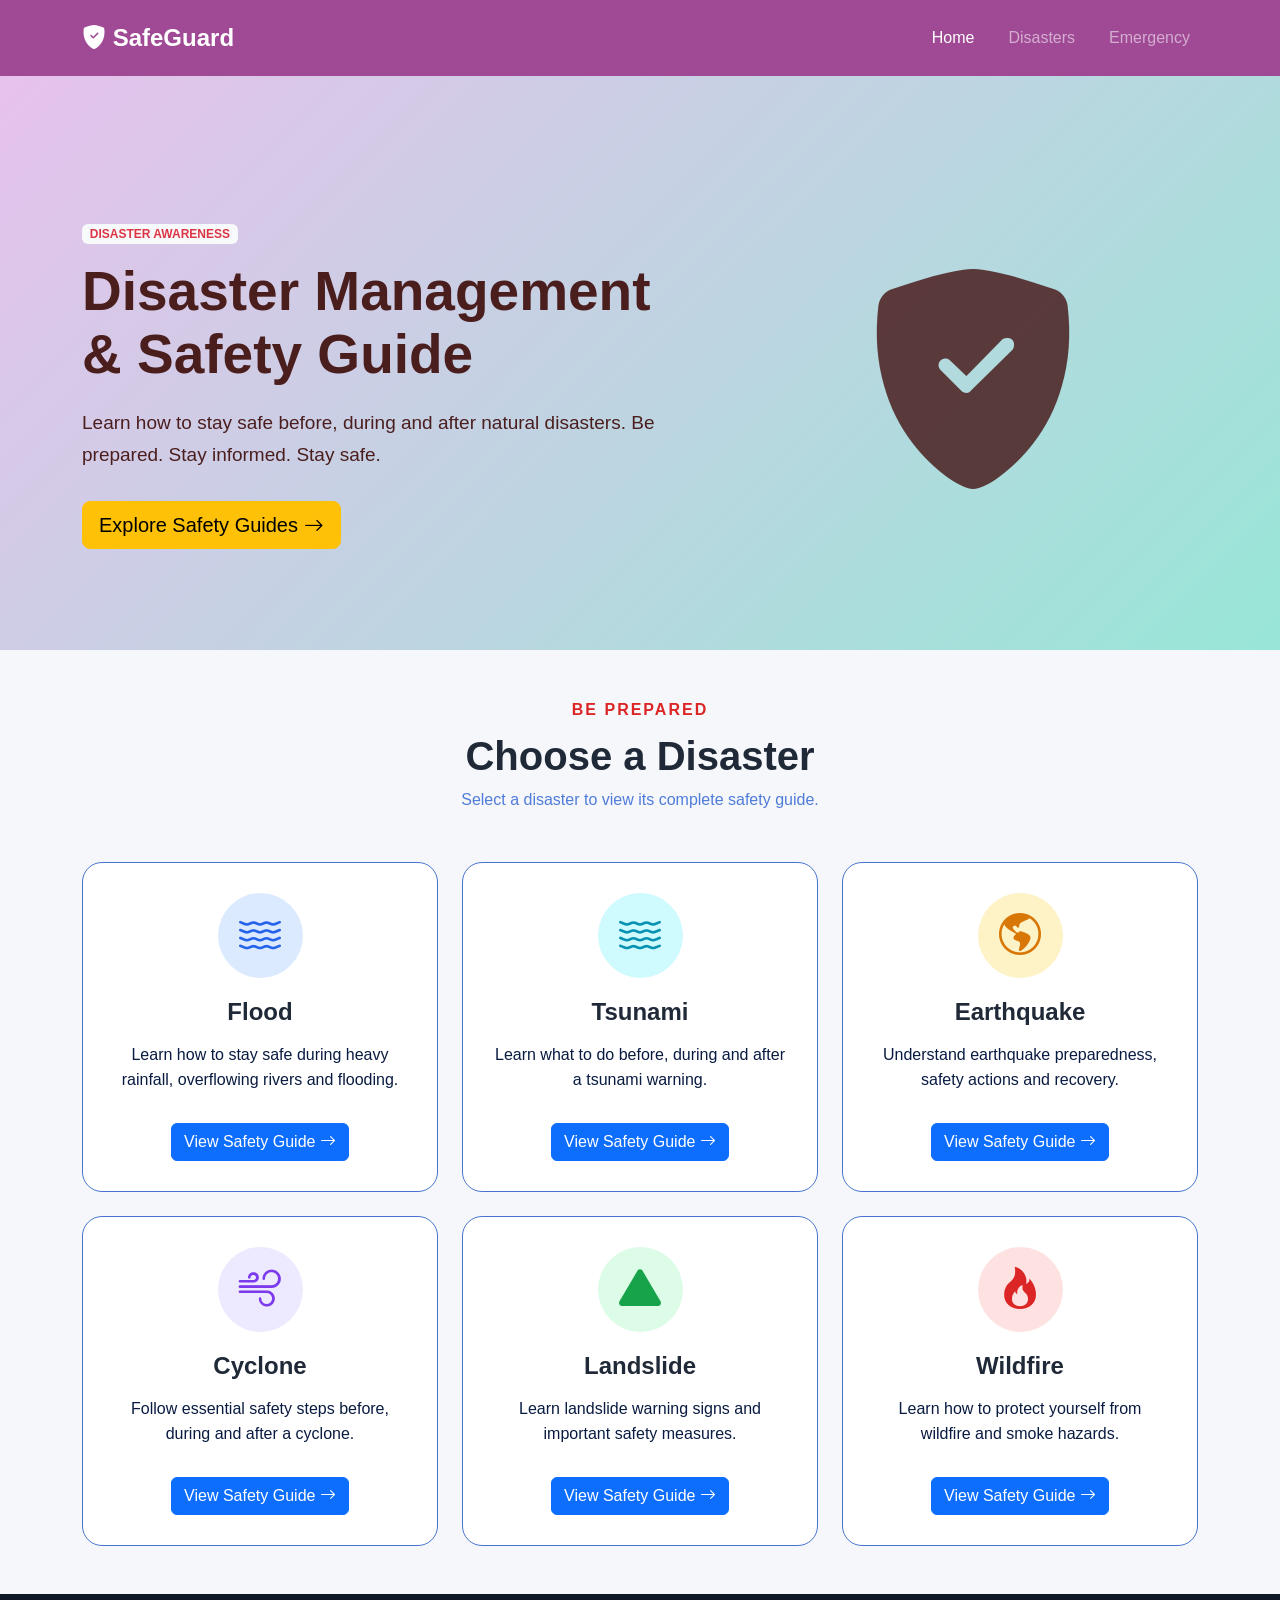
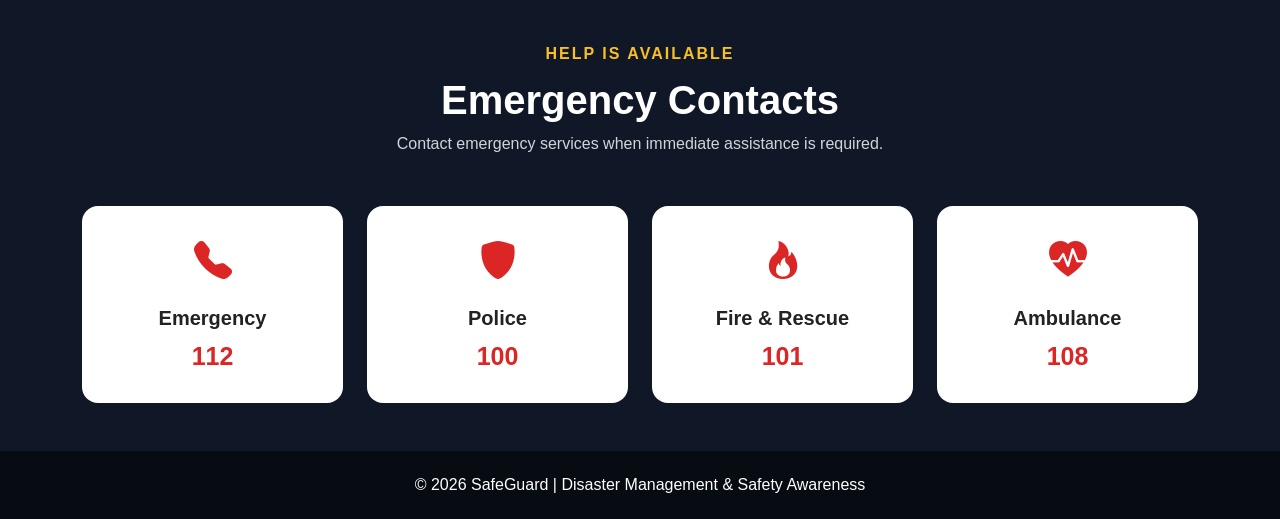
<file: index.html>
<!DOCTYPE html>
<html lang="en">
<head>
    <meta charset="UTF-8">
    <meta name="viewport" content="width=device-width, initial-scale=1.0">

    <title>Disaster Management & Safety Guide</title>

    <!-- Bootstrap CSS -->
    <link
        href="https://cdn.jsdelivr.net/npm/bootstrap@5.3.3/dist/css/bootstrap.min.css"
        rel="stylesheet">

    <!-- Bootstrap Icons -->
    <link
        href="https://cdn.jsdelivr.net/npm/bootstrap-icons@1.11.3/font/bootstrap-icons.css"
        rel="stylesheet">

    <!-- Custom CSS -->
    <link rel="stylesheet" href="style.css">
</head>

<body>

<!-- NAVBAR -->
<nav class="navbar navbar-expand-lg navbar-dark fixed-top">

    <div class="container">

        <a class="navbar-brand fw-bold" href="index.html">
            <i class="bi bi-shield-fill-check"></i>
            SafeGuard
        </a>

        <button
            class="navbar-toggler"
            type="button"
            data-bs-toggle="collapse"
            data-bs-target="#navbarNav">

            <span class="navbar-toggler-icon"></span>

        </button>

        <div class="collapse navbar-collapse" id="navbarNav">

            <ul class="navbar-nav ms-auto">

                <li class="nav-item">
                    <a class="nav-link active" href="index.html">
                        Home
                    </a>
                </li>

                <li class="nav-item">
                    <a class="nav-link" href="#disasters">
                        Disasters
                    </a>
                </li>

                <li class="nav-item">
                    <a class="nav-link" href="#emergency">
                        Emergency
                    </a>
                </li>

            </ul>

        </div>

    </div>

</nav>


<!-- HERO SECTION -->

<section class="hero" id="home">

    <div class="container">

        <div class="row align-items-center">

            <div class="col-lg-7">

                <span class="badge bg-light text-danger mb-3">
                    DISASTER AWARENESS
                </span>

                <h1>
                    Disaster Management
                    <br>
                    & Safety Guide
                </h1>

                <p>
                    Learn how to stay safe before, during and after
                    natural disasters. Be prepared. Stay informed.
                    Stay safe.
                </p>

                <a href="#disasters" class="btn btn-warning btn-lg">

                    Explore Safety Guides

                    <i class="bi bi-arrow-right"></i>

                </a>

            </div>


            <div class="col-lg-5 text-center">

                <i class="bi bi-shield-fill-check hero-icon"></i>

            </div>

        </div>

    </div>

</section>


<!-- DISASTER SECTION -->

<section id="disasters" class="py-5">

    <div class="container">

        <div class="section-title text-center">

            <span>BE PREPARED</span>

            <h2>Choose a Disaster</h2>

            <p>
                Select a disaster to view its complete safety guide.
            </p>

        </div>


        <div class="row g-4">


            <!-- FLOOD -->

            <div class="col-md-6 col-lg-4">

                <div class="disaster-card">

                    <div class="icon-box flood-icon">
                        <i class="bi bi-water"></i>
                    </div>

                    <h4>Flood</h4>

                    <p>
                        Learn how to stay safe during heavy rainfall,
                        overflowing rivers and flooding.
                    </p>

                    <a href="flood.html" class="btn btn-primary">
                        View Safety Guide
                        <i class="bi bi-arrow-right"></i>
                    </a>

                </div>

            </div>


            <!-- TSUNAMI -->

            <div class="col-md-6 col-lg-4">

                <div class="disaster-card">

                    <div class="icon-box tsunami-icon">
                        <i class="bi bi-water"></i>
                    </div>

                    <h4>Tsunami</h4>

                    <p>
                        Learn what to do before, during and after
                        a tsunami warning.
                    </p>

                    <a href="tsunami.html" class="btn btn-primary">
                        View Safety Guide
                        <i class="bi bi-arrow-right"></i>
                    </a>

                </div>

            </div>


            <!-- EARTHQUAKE -->

            <div class="col-md-6 col-lg-4">

                <div class="disaster-card">

                    <div class="icon-box earthquake-icon">
                        <i class="bi bi-globe-americas"></i>
                    </div>

                    <h4>Earthquake</h4>

                    <p>
                        Understand earthquake preparedness,
                        safety actions and recovery.
                    </p>

                    <a href="earthquake.html" class="btn btn-primary">
                        View Safety Guide
                        <i class="bi bi-arrow-right"></i>
                    </a>

                </div>

            </div>


            <!-- CYCLONE -->

            <div class="col-md-6 col-lg-4">

                <div class="disaster-card">

                    <div class="icon-box cyclone-icon">
                        <i class="bi bi-wind"></i>
                    </div>

                    <h4>Cyclone</h4>

                    <p>
                        Follow essential safety steps before,
                        during and after a cyclone.
                    </p>

                    <a href="cyclone.html" class="btn btn-primary">
                        View Safety Guide
                        <i class="bi bi-arrow-right"></i>
                    </a>

                </div>

            </div>


            <!-- LANDSLIDE -->

            <div class="col-md-6 col-lg-4">

                <div class="disaster-card">

                    <div class="icon-box landslide-icon">
    <i class="bi bi-triangle-fill"></i>
</div>

                    <h4>Landslide</h4>

                    <p>
                        Learn landslide warning signs and
                        important safety measures.
                    </p>

                    <a href="landslide.html" class="btn btn-primary">
                        View Safety Guide
                        <i class="bi bi-arrow-right"></i>
                    </a>

                </div>

            </div>


            <!-- WILDFIRE -->

            <div class="col-md-6 col-lg-4">

                <div class="disaster-card">

                    <div class="icon-box wildfire-icon">
                        <i class="bi bi-fire"></i>
                    </div>

                    <h4>Wildfire</h4>

                    <p>
                        Learn how to protect yourself from
                        wildfire and smoke hazards.
                    </p>

                    <a href="wildfire.html" class="btn btn-primary">
                        View Safety Guide
                        <i class="bi bi-arrow-right"></i>
                    </a>

                </div>

            </div>

        </div>

    </div>

</section>


<!-- EMERGENCY -->

<section id="emergency" class="emergency-section py-5">

    <div class="container">

        <div class="section-title text-center">

            <span>HELP IS AVAILABLE</span>

            <h2>Emergency Contacts</h2>

            <p>
                Contact emergency services when immediate assistance
                is required.
            </p>

        </div>


        <div class="row g-4">


            <div class="col-md-3">

                <div class="emergency-card">

                    <i class="bi bi-telephone-fill"></i>

                    <h5>Emergency</h5>

                    <a href="tel:112">112</a>

                </div>

            </div>


            <div class="col-md-3">

                <div class="emergency-card">

                    <i class="bi bi-shield-fill"></i>

                    <h5>Police</h5>

                    <a href="tel:100">100</a>

                </div>

            </div>


            <div class="col-md-3">

                <div class="emergency-card">

                    <i class="bi bi-fire"></i>

                    <h5>Fire & Rescue</h5>

                    <a href="tel:101">101</a>

                </div>

            </div>


            <div class="col-md-3">

                <div class="emergency-card">

                    <i class="bi bi-heart-pulse-fill"></i>

                    <h5>Ambulance</h5>

                    <a href="tel:108">108</a>

                </div>

            </div>

        </div>

    </div>

</section>


<!-- FOOTER -->

<footer>

    <div class="container text-center">

        <p class="mb-0">
            © 2026 SafeGuard | Disaster Management & Safety Awareness
        </p>

    </div>

</footer>


<!-- Bootstrap JS -->

<script
    src="https://cdn.jsdelivr.net/npm/bootstrap@5.3.3/dist/js/bootstrap.bundle.min.js">
</script>

</body>
</html>
</file>
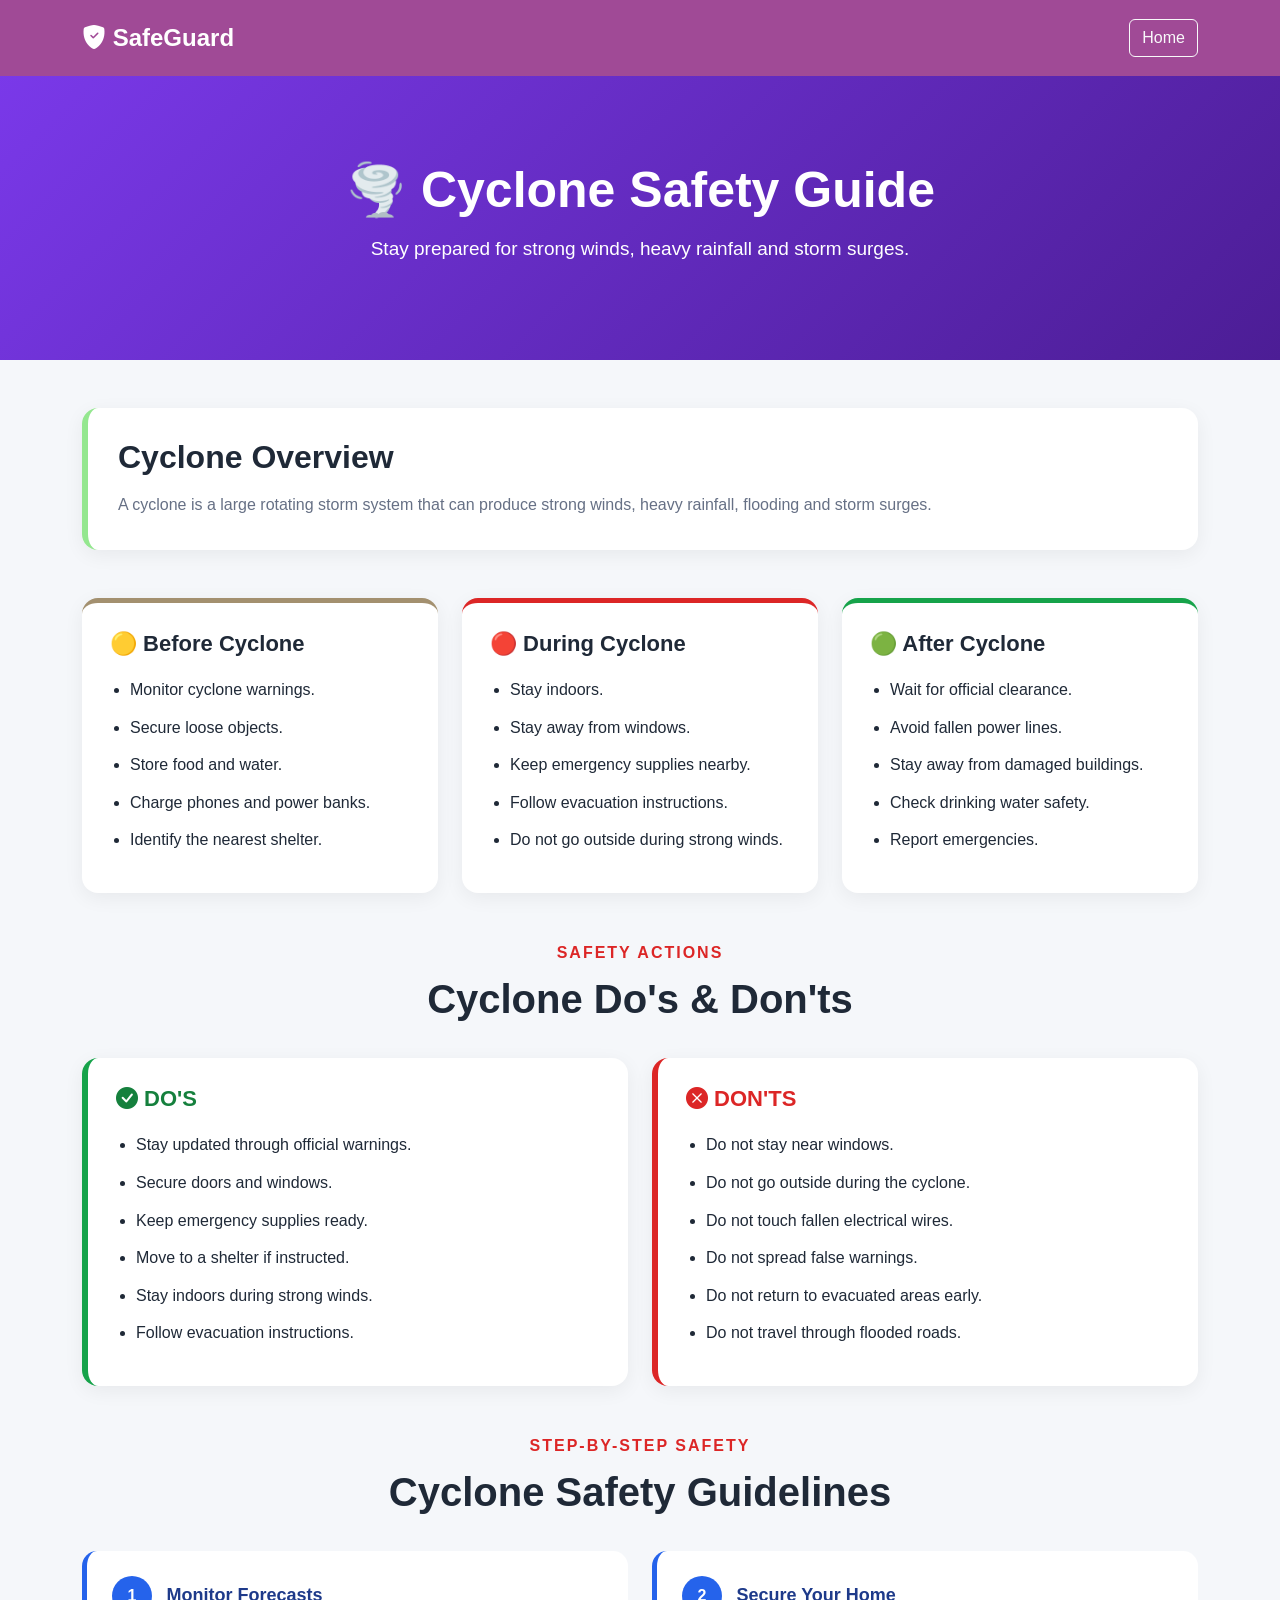
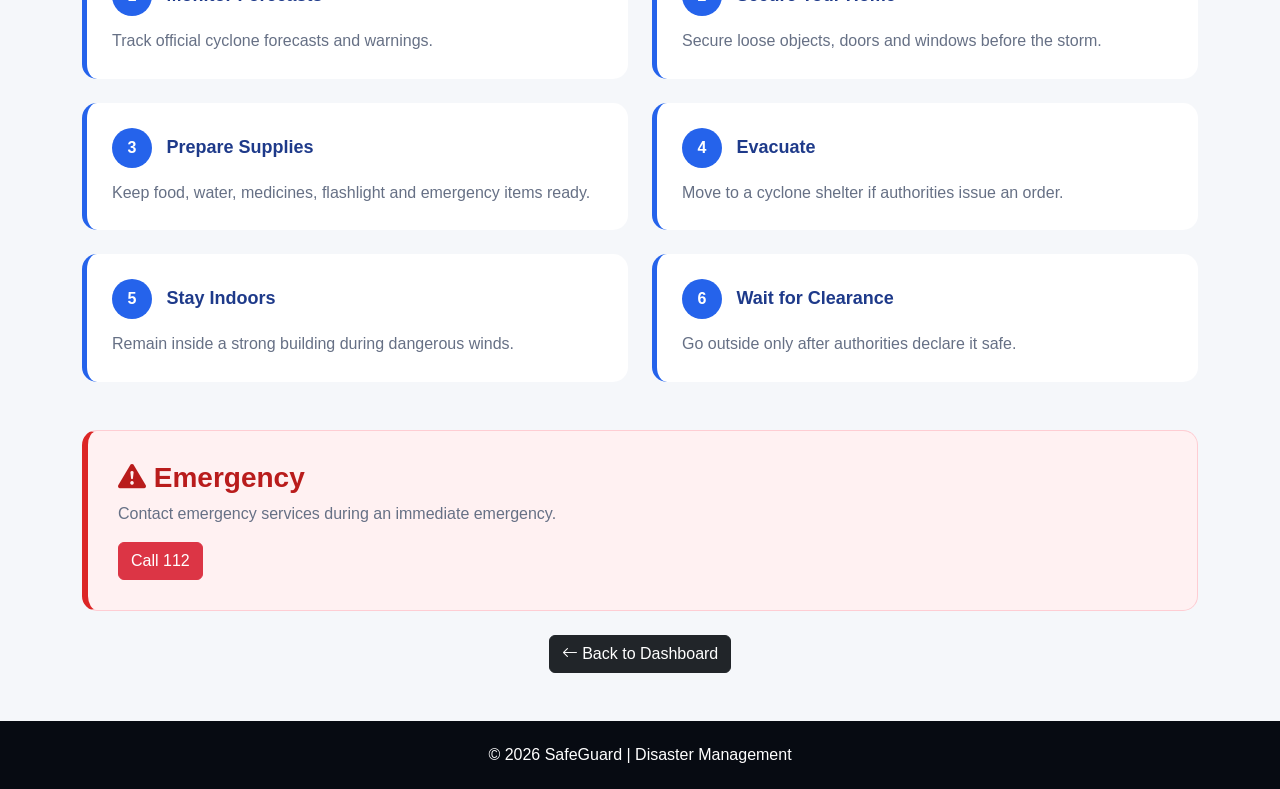
<file: cyclone.html>
<!DOCTYPE html>
<html lang="en">

<head>

<meta charset="UTF-8">

<meta name="viewport" content="width=device-width, initial-scale=1.0">

<title>Cyclone Safety Guide</title>

<link
href="https://cdn.jsdelivr.net/npm/bootstrap@5.3.3/dist/css/bootstrap.min.css"
rel="stylesheet">

<link
href="https://cdn.jsdelivr.net/npm/bootstrap-icons@1.11.3/font/bootstrap-icons.css"
rel="stylesheet">

<link rel="stylesheet" href="style.css">

</head>

<body>

<nav class="navbar navbar-dark fixed-top">

<div class="container">

<a class="navbar-brand fw-bold" href="index.html">
<i class="bi bi-shield-fill-check"></i>
SafeGuard
</a>

<a href="index.html" class="btn btn-outline-light">
Home
</a>

</div>

</nav>


<section class="detail-hero cyclone-hero">

<div class="container">

<h1>🌪️ Cyclone Safety Guide</h1>

<p>
Stay prepared for strong winds, heavy rainfall and storm surges.
</p>

</div>

</section>


<section class="py-5">

<div class="container">


<div class="info-box mb-5">

<h2>Cyclone Overview</h2>

<p>
A cyclone is a large rotating storm system that can produce
strong winds, heavy rainfall, flooding and storm surges.
</p>

</div>


<div class="row g-4 mb-5">


<div class="col-lg-4">

<div class="safety-card before-card">

<h3>🟡 Before Cyclone</h3>

<ul>

<li>Monitor cyclone warnings.</li>

<li>Secure loose objects.</li>

<li>Store food and water.</li>

<li>Charge phones and power banks.</li>

<li>Identify the nearest shelter.</li>

</ul>

</div>

</div>


<div class="col-lg-4">

<div class="safety-card during-card">

<h3>🔴 During Cyclone</h3>

<ul>

<li>Stay indoors.</li>

<li>Stay away from windows.</li>

<li>Keep emergency supplies nearby.</li>

<li>Follow evacuation instructions.</li>

<li>Do not go outside during strong winds.</li>

</ul>

</div>

</div>


<div class="col-lg-4">

<div class="safety-card after-card">

<h3>🟢 After Cyclone</h3>

<ul>

<li>Wait for official clearance.</li>

<li>Avoid fallen power lines.</li>

<li>Stay away from damaged buildings.</li>

<li>Check drinking water safety.</li>

<li>Report emergencies.</li>

</ul>

</div>

</div>

</div>


<div class="section-heading text-center">

<span>SAFETY ACTIONS</span>

<h2>Cyclone Do's & Don'ts</h2>

</div>


<div class="row g-4 mb-5">


<div class="col-md-6">

<div class="safety-card do-card">

<h3 class="do-title">

<i class="bi bi-check-circle-fill"></i>
DO'S

</h3>

<ul>

<li>Stay updated through official warnings.</li>

<li>Secure doors and windows.</li>

<li>Keep emergency supplies ready.</li>

<li>Move to a shelter if instructed.</li>

<li>Stay indoors during strong winds.</li>

<li>Follow evacuation instructions.</li>

</ul>

</div>

</div>


<div class="col-md-6">

<div class="safety-card dont-card">

<h3 class="dont-title">

<i class="bi bi-x-circle-fill"></i>
DON'TS

</h3>

<ul>

<li>Do not stay near windows.</li>

<li>Do not go outside during the cyclone.</li>

<li>Do not touch fallen electrical wires.</li>

<li>Do not spread false warnings.</li>

<li>Do not return to evacuated areas early.</li>

<li>Do not travel through flooded roads.</li>

</ul>

</div>

</div>

</div>


<div class="section-heading text-center">

<span>STEP-BY-STEP SAFETY</span>

<h2>Cyclone Safety Guidelines</h2>

</div>


<div class="row g-4 mb-5">


<div class="col-md-6">

<div class="guideline">

<span class="guideline-number">1</span>

<strong>Monitor Forecasts</strong>

<p>
Track official cyclone forecasts and warnings.
</p>

</div>

</div>


<div class="col-md-6">

<div class="guideline">

<span class="guideline-number">2</span>

<strong>Secure Your Home</strong>

<p>
Secure loose objects, doors and windows before the storm.
</p>

</div>

</div>


<div class="col-md-6">

<div class="guideline">

<span class="guideline-number">3</span>

<strong>Prepare Supplies</strong>

<p>
Keep food, water, medicines, flashlight and emergency items ready.
</p>

</div>

</div>


<div class="col-md-6">

<div class="guideline">

<span class="guideline-number">4</span>

<strong>Evacuate</strong>

<p>
Move to a cyclone shelter if authorities issue an order.
</p>

</div>

</div>


<div class="col-md-6">

<div class="guideline">

<span class="guideline-number">5</span>

<strong>Stay Indoors</strong>

<p>
Remain inside a strong building during dangerous winds.
</p>

</div>

</div>


<div class="col-md-6">

<div class="guideline">

<span class="guideline-number">6</span>

<strong>Wait for Clearance</strong>

<p>
Go outside only after authorities declare it safe.
</p>

</div>

</div>

</div>


<div class="emergency-alert">

<h3>
<i class="bi bi-exclamation-triangle-fill"></i>
Emergency
</h3>

<p>
Contact emergency services during an immediate emergency.
</p>

<a href="tel:112" class="btn btn-danger">
Call 112
</a>

</div>


<div class="text-center mt-4">

<a href="index.html" class="btn btn-dark">
<i class="bi bi-arrow-left"></i>
Back to Dashboard
</a>

</div>

</div>

</section>


<footer>

<p class="text-center mb-0">
© 2026 SafeGuard | Disaster Management
</p>

</footer>

</body>
</html>
</file>
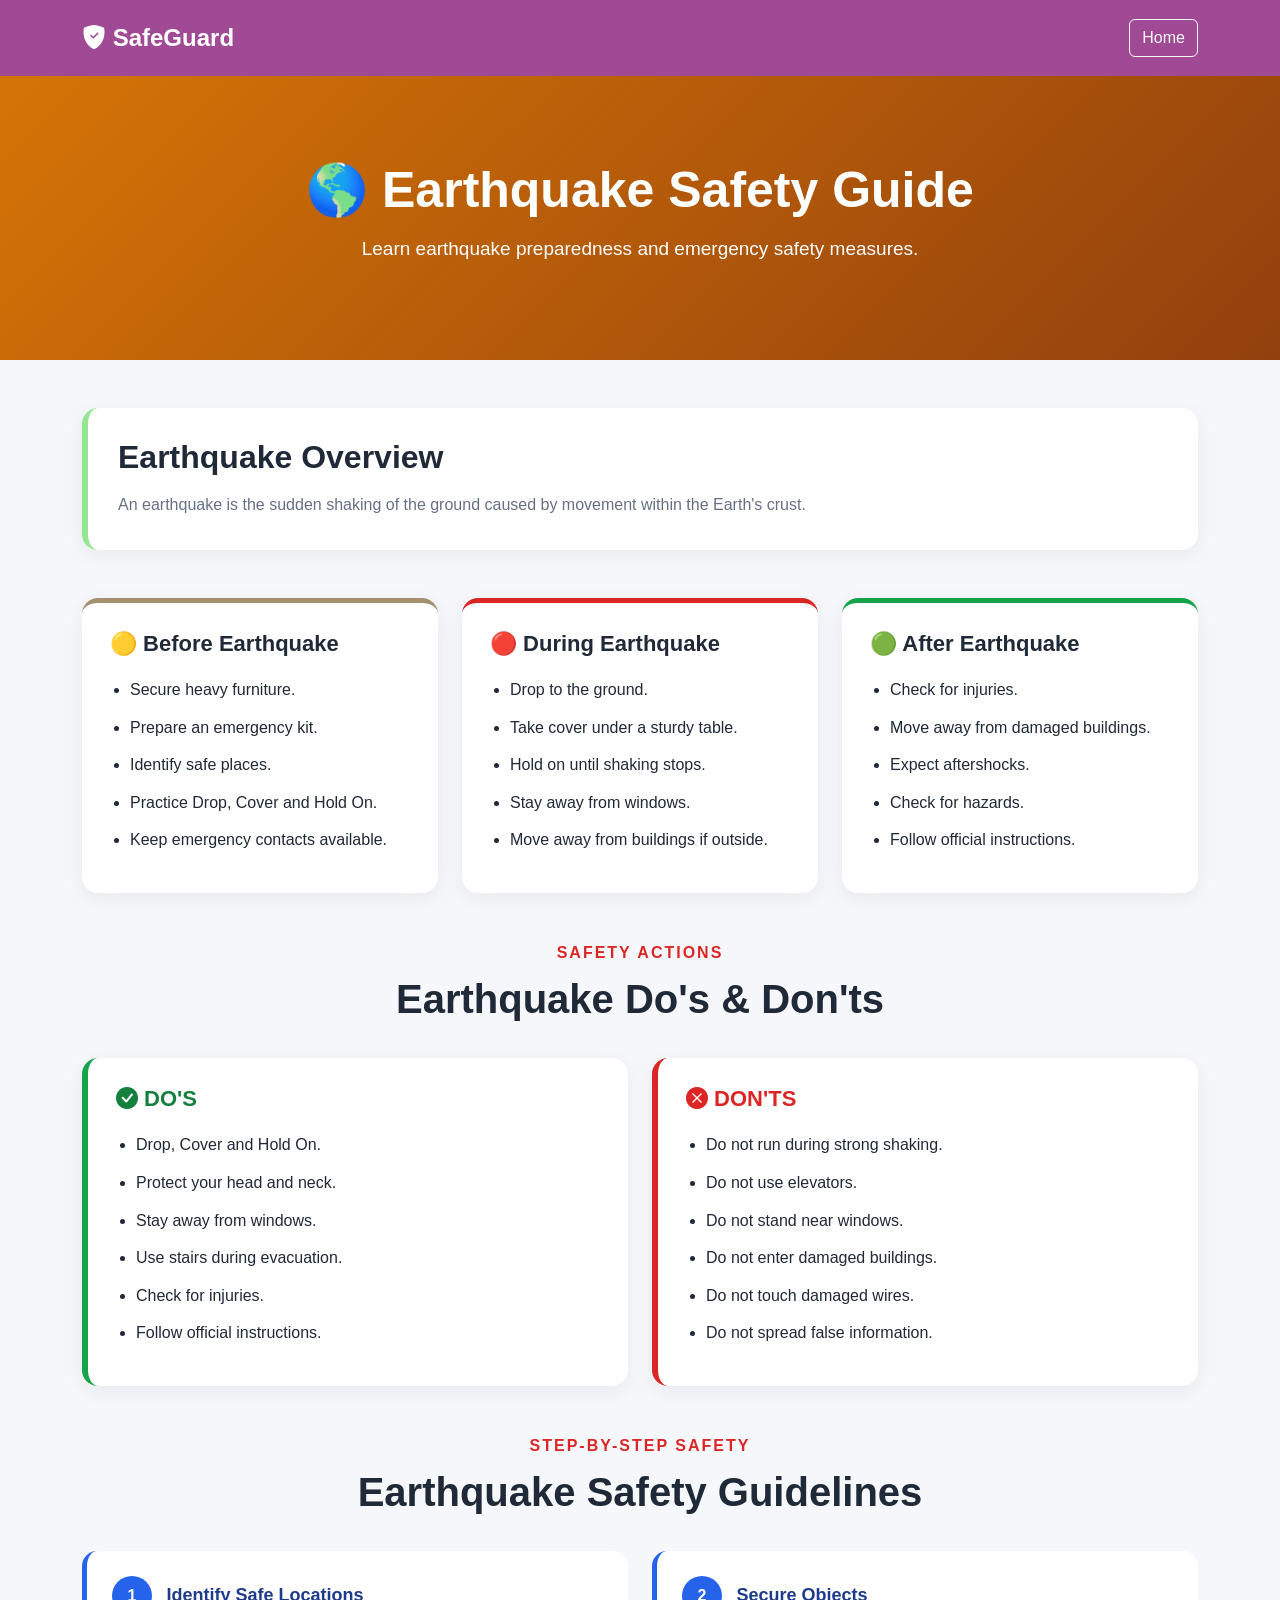
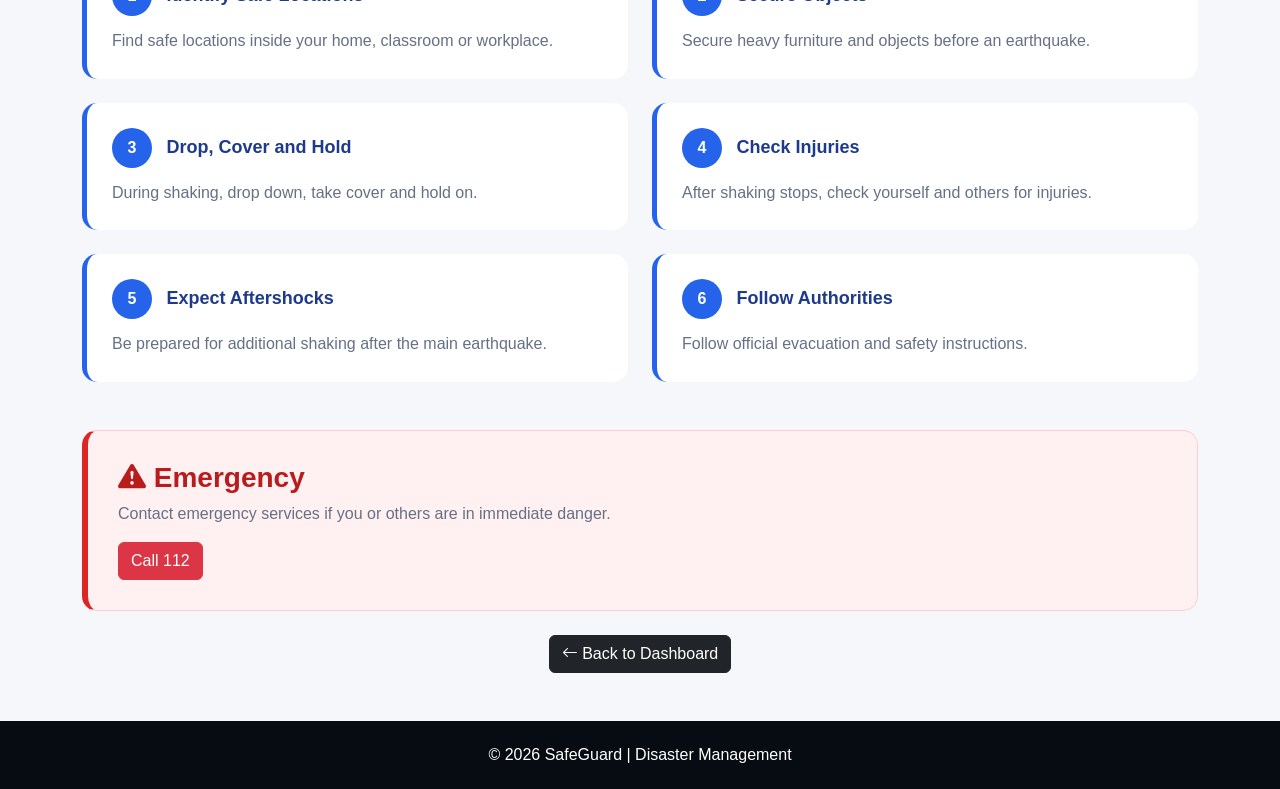
<file: earthquake.html>
<!DOCTYPE html>
<html lang="en">

<head>

<meta charset="UTF-8">

<meta name="viewport" content="width=device-width, initial-scale=1.0">

<title>Earthquake Safety Guide</title>

<link
href="https://cdn.jsdelivr.net/npm/bootstrap@5.3.3/dist/css/bootstrap.min.css"
rel="stylesheet">

<link
href="https://cdn.jsdelivr.net/npm/bootstrap-icons@1.11.3/font/bootstrap-icons.css"
rel="stylesheet">

<link rel="stylesheet" href="style.css">

</head>

<body>

<nav class="navbar navbar-expand-lg navbar-dark fixed-top">

<div class="container">

<a class="navbar-brand fw-bold" href="index.html">
<i class="bi bi-shield-fill-check"></i>
SafeGuard
</a>

<a href="index.html" class="btn btn-outline-light">
Home
</a>

</div>

</nav>


<section class="detail-hero earthquake-hero">

<div class="container">

<h1>🌎 Earthquake Safety Guide</h1>

<p>
Learn earthquake preparedness and emergency safety measures.
</p>

</div>

</section>


<section class="py-5">

<div class="container">


<div class="info-box mb-5">

<h2>Earthquake Overview</h2>

<p>
An earthquake is the sudden shaking of the ground caused by
movement within the Earth's crust.
</p>

</div>


<div class="row g-4 mb-5">


<div class="col-lg-4">

<div class="safety-card before-card">

<h3>🟡 Before Earthquake</h3>

<ul>

<li>Secure heavy furniture.</li>

<li>Prepare an emergency kit.</li>

<li>Identify safe places.</li>

<li>Practice Drop, Cover and Hold On.</li>

<li>Keep emergency contacts available.</li>

</ul>

</div>

</div>


<div class="col-lg-4">

<div class="safety-card during-card">

<h3>🔴 During Earthquake</h3>

<ul>

<li>Drop to the ground.</li>

<li>Take cover under a sturdy table.</li>

<li>Hold on until shaking stops.</li>

<li>Stay away from windows.</li>

<li>Move away from buildings if outside.</li>

</ul>

</div>

</div>


<div class="col-lg-4">

<div class="safety-card after-card">

<h3>🟢 After Earthquake</h3>

<ul>

<li>Check for injuries.</li>

<li>Move away from damaged buildings.</li>

<li>Expect aftershocks.</li>

<li>Check for hazards.</li>

<li>Follow official instructions.</li>

</ul>

</div>

</div>

</div>


<div class="section-heading text-center">

<span>SAFETY ACTIONS</span>

<h2>Earthquake Do's & Don'ts</h2>

</div>


<div class="row g-4 mb-5">


<div class="col-md-6">

<div class="safety-card do-card">

<h3 class="do-title">

<i class="bi bi-check-circle-fill"></i>

DO'S

</h3>

<ul>

<li>Drop, Cover and Hold On.</li>

<li>Protect your head and neck.</li>

<li>Stay away from windows.</li>

<li>Use stairs during evacuation.</li>

<li>Check for injuries.</li>

<li>Follow official instructions.</li>

</ul>

</div>

</div>


<div class="col-md-6">

<div class="safety-card dont-card">

<h3 class="dont-title">

<i class="bi bi-x-circle-fill"></i>

DON'TS

</h3>

<ul>

<li>Do not run during strong shaking.</li>

<li>Do not use elevators.</li>

<li>Do not stand near windows.</li>

<li>Do not enter damaged buildings.</li>

<li>Do not touch damaged wires.</li>

<li>Do not spread false information.</li>

</ul>

</div>

</div>

</div>


<div class="section-heading text-center">

<span>STEP-BY-STEP SAFETY</span>

<h2>Earthquake Safety Guidelines</h2>

</div>


<div class="row g-4 mb-5">


<div class="col-md-6">

<div class="guideline">

<span class="guideline-number">1</span>

<strong>Identify Safe Locations</strong>

<p>
Find safe locations inside your home, classroom or workplace.
</p>

</div>

</div>


<div class="col-md-6">

<div class="guideline">

<span class="guideline-number">2</span>

<strong>Secure Objects</strong>

<p>
Secure heavy furniture and objects before an earthquake.
</p>

</div>

</div>


<div class="col-md-6">

<div class="guideline">

<span class="guideline-number">3</span>

<strong>Drop, Cover and Hold</strong>

<p>
During shaking, drop down, take cover and hold on.
</p>

</div>

</div>


<div class="col-md-6">

<div class="guideline">

<span class="guideline-number">4</span>

<strong>Check Injuries</strong>

<p>
After shaking stops, check yourself and others for injuries.
</p>

</div>

</div>


<div class="col-md-6">

<div class="guideline">

<span class="guideline-number">5</span>

<strong>Expect Aftershocks</strong>

<p>
Be prepared for additional shaking after the main earthquake.
</p>

</div>

</div>


<div class="col-md-6">

<div class="guideline">

<span class="guideline-number">6</span>

<strong>Follow Authorities</strong>

<p>
Follow official evacuation and safety instructions.
</p>

</div>

</div>

</div>


<div class="emergency-alert">

<h3>
<i class="bi bi-exclamation-triangle-fill"></i>
Emergency
</h3>

<p>
Contact emergency services if you or others are in immediate danger.
</p>

<a href="tel:112" class="btn btn-danger">
Call 112
</a>

</div>


<div class="text-center mt-4">

<a href="index.html" class="btn btn-dark">
<i class="bi bi-arrow-left"></i>
Back to Dashboard
</a>

</div>

</div>

</section>


<footer>

<p class="text-center mb-0">
© 2026 SafeGuard | Disaster Management
</p>

</footer>

</body>
</html>
</file>
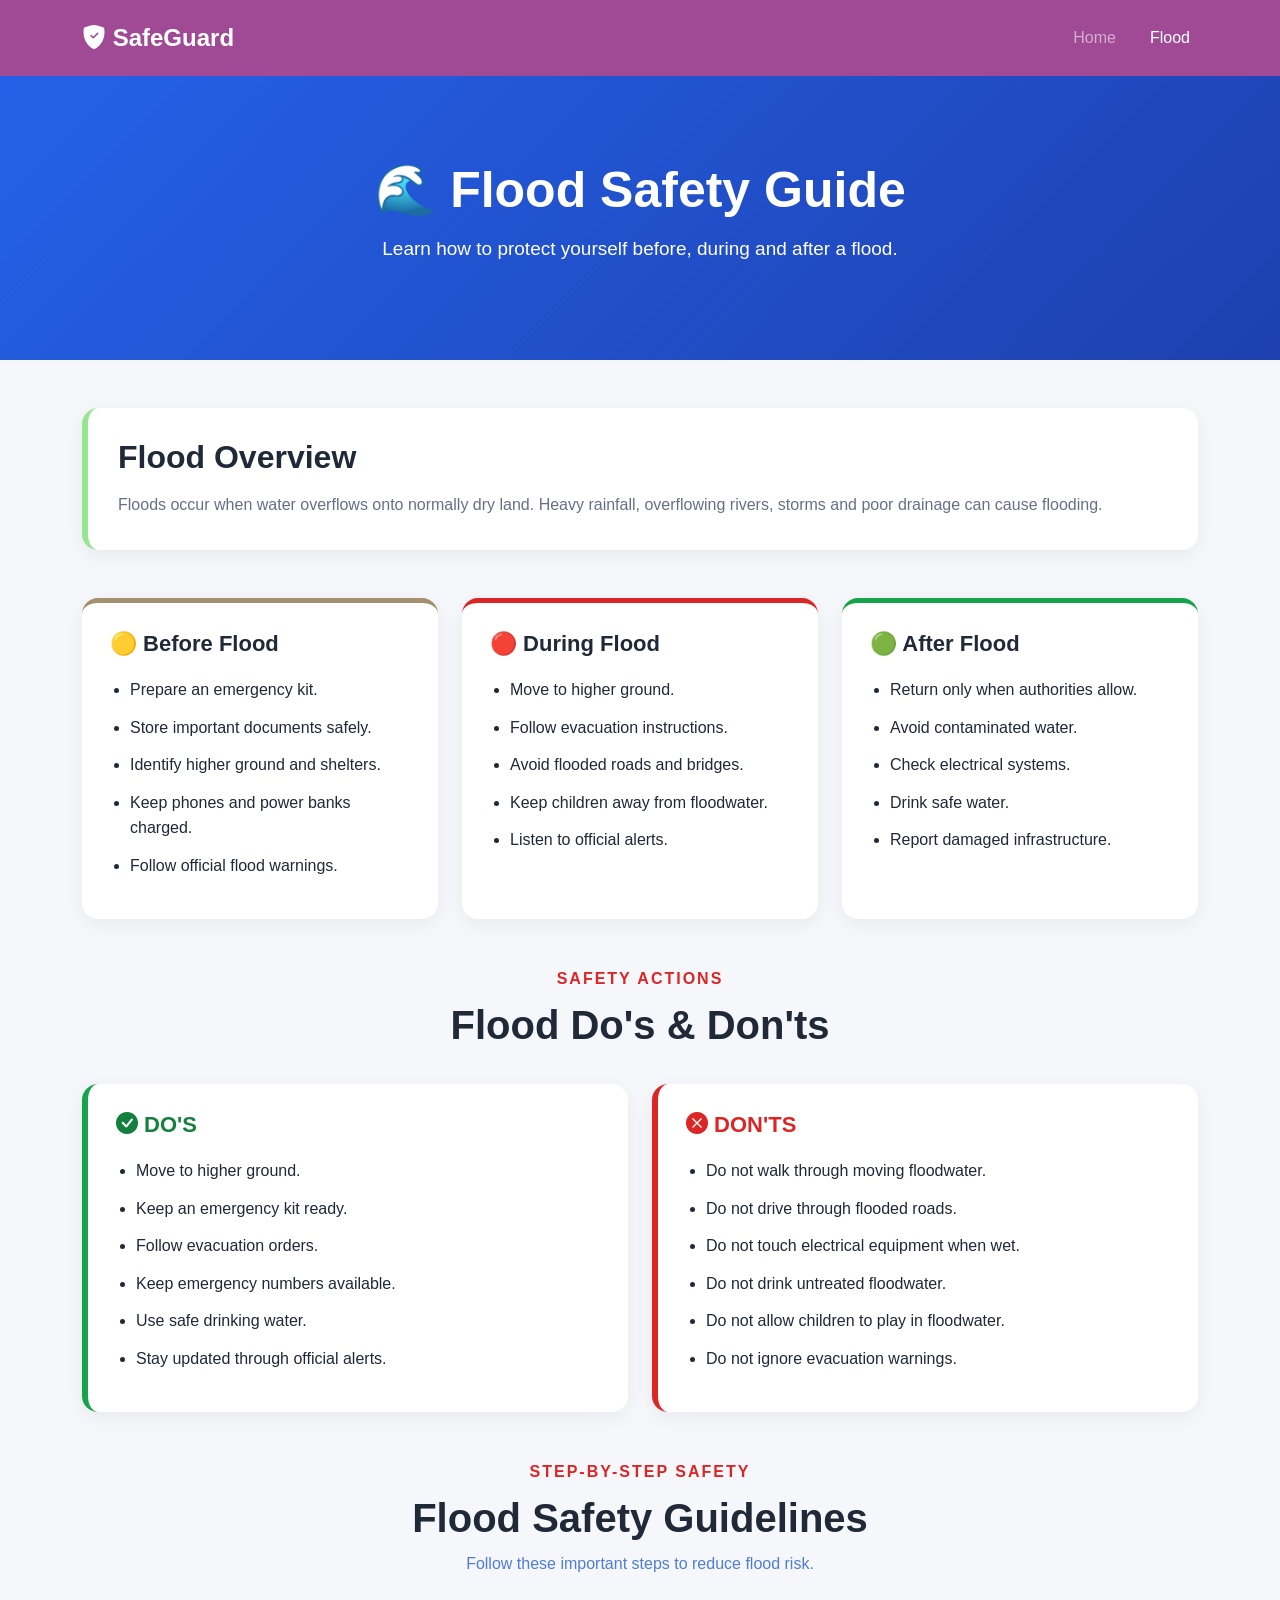
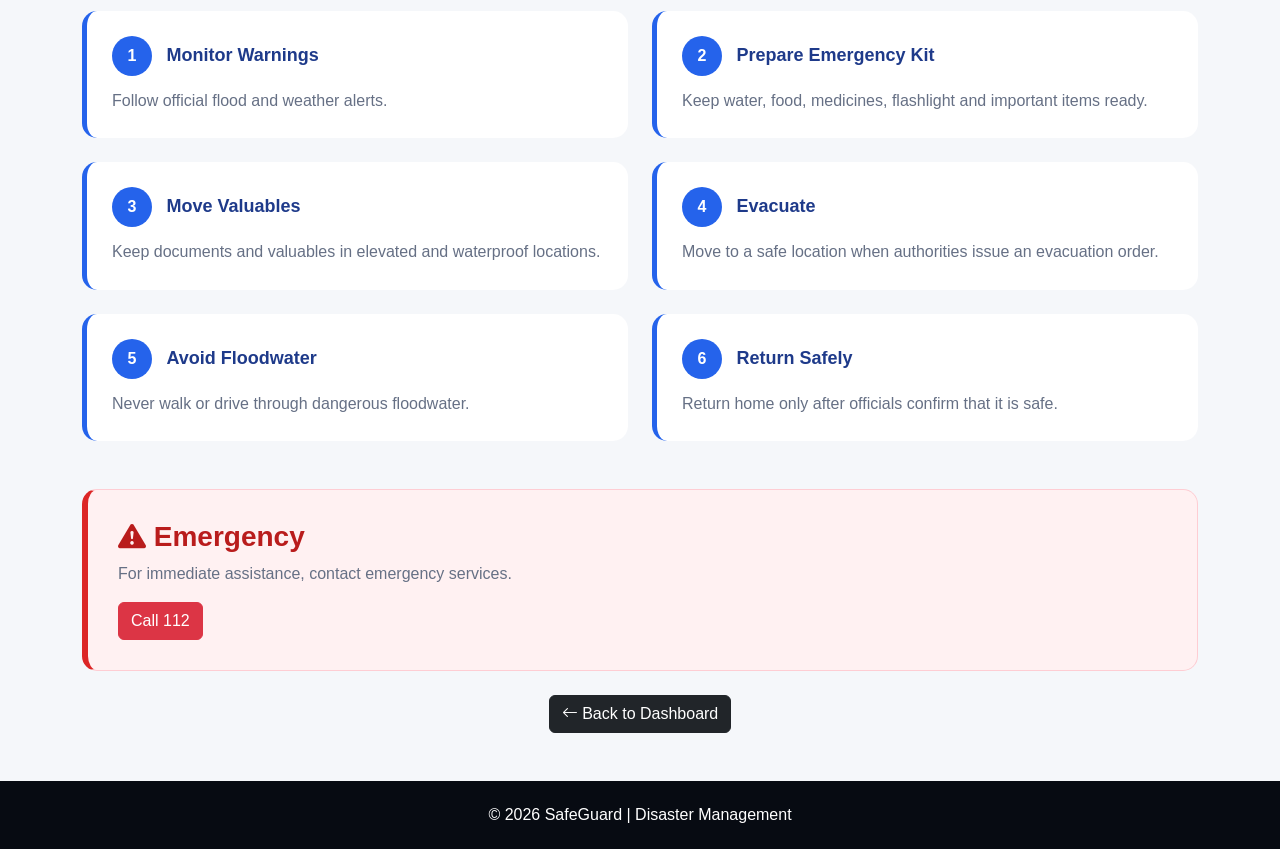
<file: flood.html>
<!DOCTYPE html>
<html lang="en">

<head>

    <meta charset="UTF-8">

    <meta name="viewport" content="width=device-width, initial-scale=1.0">

    <title>Flood Safety Guide</title>

    <link
        href="https://cdn.jsdelivr.net/npm/bootstrap@5.3.3/dist/css/bootstrap.min.css"
        rel="stylesheet">

    <link
        href="https://cdn.jsdelivr.net/npm/bootstrap-icons@1.11.3/font/bootstrap-icons.css"
        rel="stylesheet">

    <link rel="stylesheet" href="style.css">

</head>

<body>

<!-- NAVBAR -->

<nav class="navbar navbar-expand-lg navbar-dark fixed-top">

    <div class="container">

        <a class="navbar-brand fw-bold" href="index.html">
            <i class="bi bi-shield-fill-check"></i>
            SafeGuard
        </a>

        <button
            class="navbar-toggler"
            data-bs-toggle="collapse"
            data-bs-target="#nav">

            <span class="navbar-toggler-icon"></span>

        </button>

        <div class="collapse navbar-collapse" id="nav">

            <ul class="navbar-nav ms-auto">

                <li class="nav-item">
                    <a class="nav-link" href="index.html">
                        Home
                    </a>
                </li>

                <li class="nav-item">
                    <a class="nav-link active" href="flood.html">
                        Flood
                    </a>
                </li>

            </ul>

        </div>

    </div>

</nav>


<!-- PAGE HEADER -->

<section class="detail-hero flood-hero">

    <div class="container">

        <h1>🌊 Flood Safety Guide</h1>

        <p>
            Learn how to protect yourself before, during and
            after a flood.
        </p>

    </div>

</section>


<!-- CONTENT -->

<section class="py-5">

    <div class="container">


        <!-- OVERVIEW -->

        <div class="info-box mb-5">

            <h2>Flood Overview</h2>

            <p>
                Floods occur when water overflows onto normally
                dry land. Heavy rainfall, overflowing rivers,
                storms and poor drainage can cause flooding.
            </p>

        </div>


        <!-- BEFORE DURING AFTER -->

        <div class="row g-4 mb-5">


            <div class="col-lg-4">

                <div class="safety-card before-card">

                    <h3>🟡 Before Flood</h3>

                    <ul>

                        <li>Prepare an emergency kit.</li>

                        <li>Store important documents safely.</li>

                        <li>Identify higher ground and shelters.</li>

                        <li>Keep phones and power banks charged.</li>

                        <li>Follow official flood warnings.</li>

                    </ul>

                </div>

            </div>


            <div class="col-lg-4">

                <div class="safety-card during-card">

                    <h3>🔴 During Flood</h3>

                    <ul>

                        <li>Move to higher ground.</li>

                        <li>Follow evacuation instructions.</li>

                        <li>Avoid flooded roads and bridges.</li>

                        <li>Keep children away from floodwater.</li>

                        <li>Listen to official alerts.</li>

                    </ul>

                </div>

            </div>


            <div class="col-lg-4">

                <div class="safety-card after-card">

                    <h3>🟢 After Flood</h3>

                    <ul>

                        <li>Return only when authorities allow.</li>

                        <li>Avoid contaminated water.</li>

                        <li>Check electrical systems.</li>

                        <li>Drink safe water.</li>

                        <li>Report damaged infrastructure.</li>

                    </ul>

                </div>

            </div>

        </div>


        <!-- DO'S DON'TS -->

        <div class="text-center section-heading">

            <span>SAFETY ACTIONS</span>

            <h2>Flood Do's & Don'ts</h2>

        </div>


        <div class="row g-4 mb-5">


            <div class="col-md-6">

                <div class="safety-card do-card">

                    <h3 class="do-title">
                        <i class="bi bi-check-circle-fill"></i>
                        DO'S
                    </h3>

                    <ul>

                        <li>Move to higher ground.</li>

                        <li>Keep an emergency kit ready.</li>

                        <li>Follow evacuation orders.</li>

                        <li>Keep emergency numbers available.</li>

                        <li>Use safe drinking water.</li>

                        <li>Stay updated through official alerts.</li>

                    </ul>

                </div>

            </div>


            <div class="col-md-6">

                <div class="safety-card dont-card">

                    <h3 class="dont-title">
                        <i class="bi bi-x-circle-fill"></i>
                        DON'TS
                    </h3>

                    <ul>

                        <li>Do not walk through moving floodwater.</li>

                        <li>Do not drive through flooded roads.</li>

                        <li>Do not touch electrical equipment when wet.</li>

                        <li>Do not drink untreated floodwater.</li>

                        <li>Do not allow children to play in floodwater.</li>

                        <li>Do not ignore evacuation warnings.</li>

                    </ul>

                </div>

            </div>

        </div>


        <!-- GUIDELINES -->

        <div class="section-heading text-center">

            <span>STEP-BY-STEP SAFETY</span>

            <h2>Flood Safety Guidelines</h2>

            <p>
                Follow these important steps to reduce flood risk.
            </p>

        </div>


        <div class="row g-4 mb-5">


            <div class="col-md-6">
                <div class="guideline">
                    <span class="guideline-number">1</span>
                    <strong>Monitor Warnings</strong>
                    <p>
                        Follow official flood and weather alerts.
                    </p>
                </div>
            </div>


            <div class="col-md-6">
                <div class="guideline">
                    <span class="guideline-number">2</span>
                    <strong>Prepare Emergency Kit</strong>
                    <p>
                        Keep water, food, medicines, flashlight
                        and important items ready.
                    </p>
                </div>
            </div>


            <div class="col-md-6">
                <div class="guideline">
                    <span class="guideline-number">3</span>
                    <strong>Move Valuables</strong>
                    <p>
                        Keep documents and valuables in elevated
                        and waterproof locations.
                    </p>
                </div>
            </div>


            <div class="col-md-6">
                <div class="guideline">
                    <span class="guideline-number">4</span>
                    <strong>Evacuate</strong>
                    <p>
                        Move to a safe location when authorities
                        issue an evacuation order.
                    </p>
                </div>
            </div>


            <div class="col-md-6">
                <div class="guideline">
                    <span class="guideline-number">5</span>
                    <strong>Avoid Floodwater</strong>
                    <p>
                        Never walk or drive through dangerous
                        floodwater.
                    </p>
                </div>
            </div>


            <div class="col-md-6">
                <div class="guideline">
                    <span class="guideline-number">6</span>
                    <strong>Return Safely</strong>
                    <p>
                        Return home only after officials confirm
                        that it is safe.
                    </p>
                </div>
            </div>

        </div>


        <!-- EMERGENCY -->

        <div class="emergency-alert">

            <h3>
                <i class="bi bi-exclamation-triangle-fill"></i>
                Emergency
            </h3>

            <p>
                For immediate assistance, contact emergency services.
            </p>

            <a href="tel:112" class="btn btn-danger">
                Call 112
            </a>

        </div>


        <div class="text-center mt-4">

            <a href="index.html" class="btn btn-dark">
                <i class="bi bi-arrow-left"></i>
                Back to Dashboard
            </a>

        </div>

    </div>

</section>


<footer>

    <p class="text-center mb-0">
        © 2026 SafeGuard | Disaster Management
    </p>

</footer>


</body>
</html>
</file>
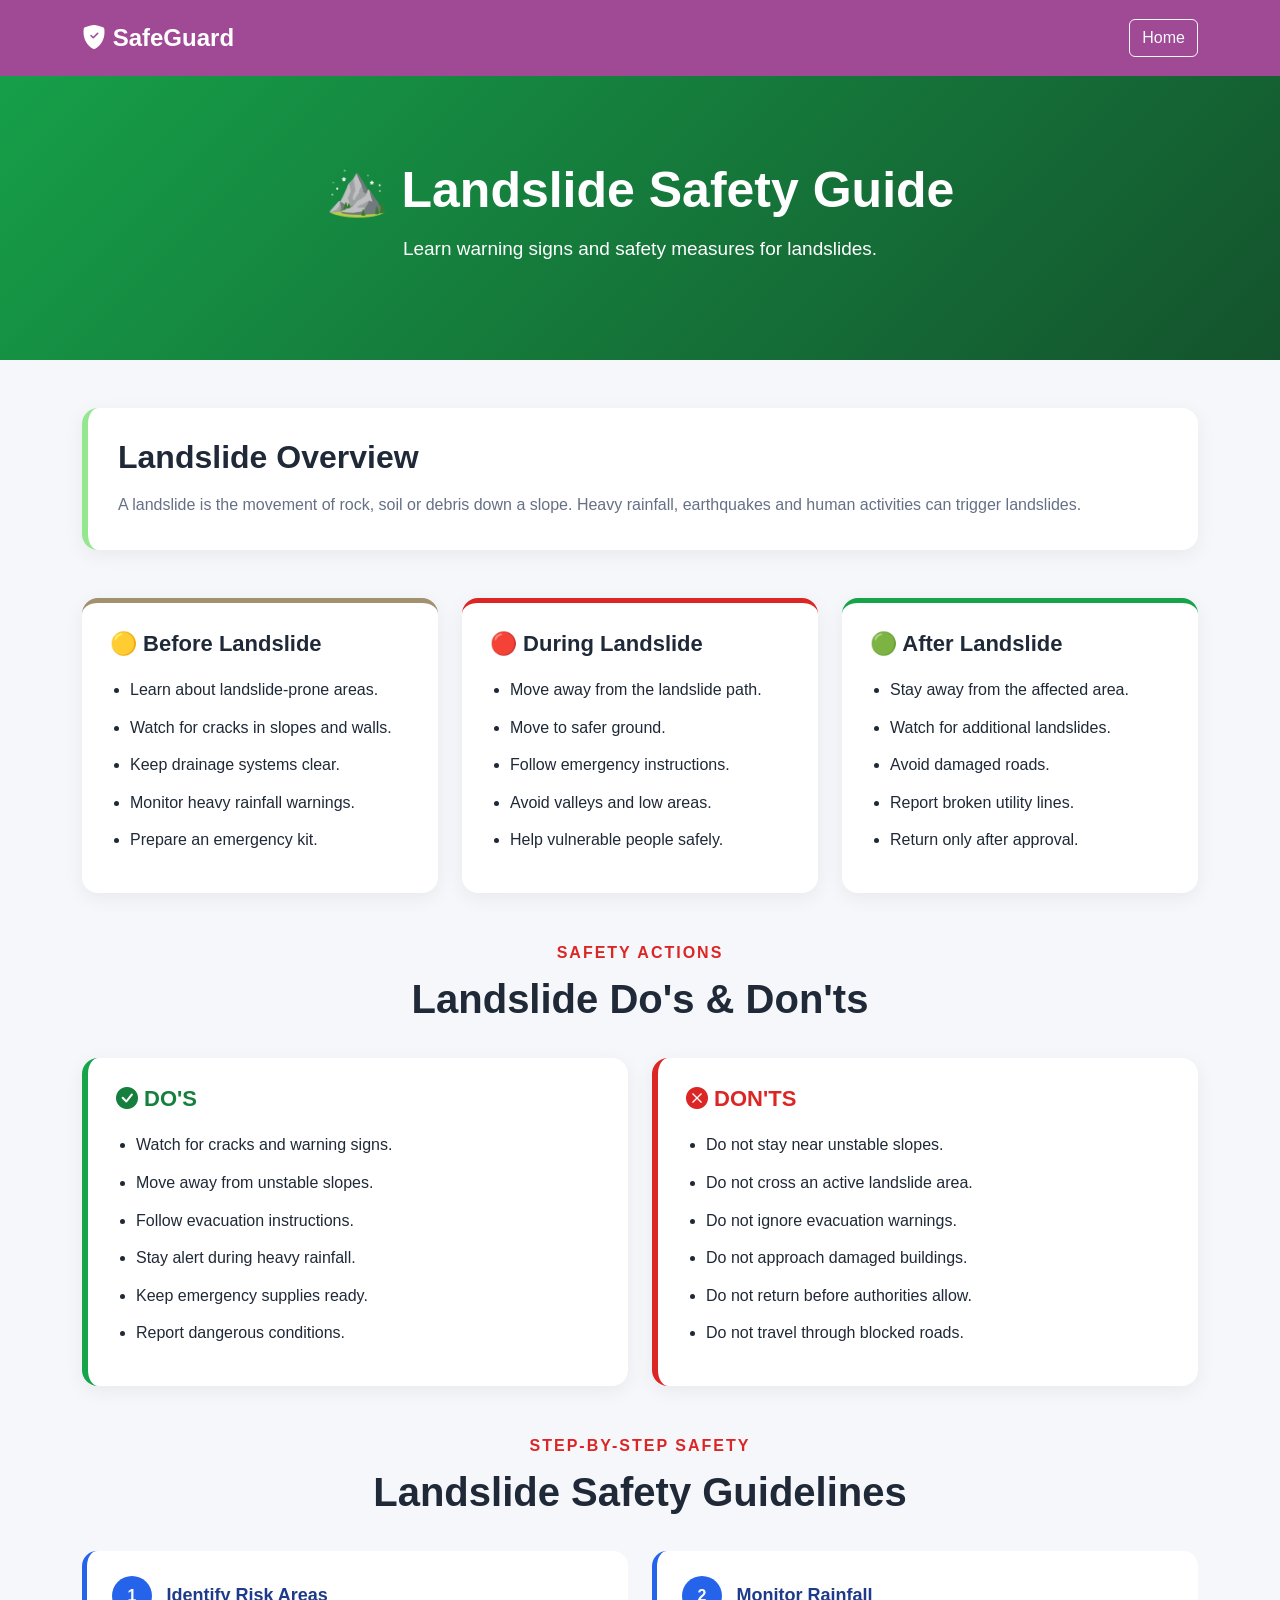
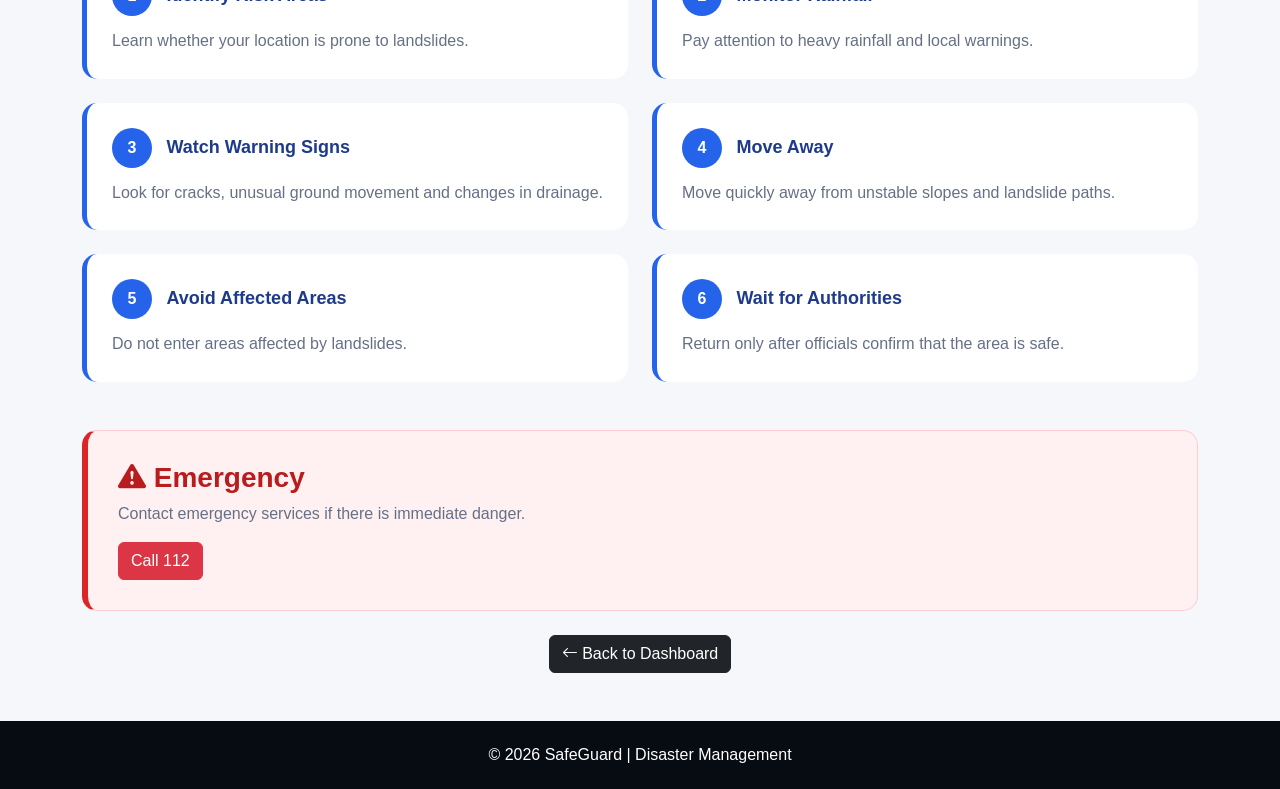
<file: landslide.html>
<!DOCTYPE html>
<html lang="en">

<head>

<meta charset="UTF-8">

<meta name="viewport" content="width=device-width, initial-scale=1.0">

<title>Landslide Safety Guide</title>

<link
href="https://cdn.jsdelivr.net/npm/bootstrap@5.3.3/dist/css/bootstrap.min.css"
rel="stylesheet">

<link
href="https://cdn.jsdelivr.net/npm/bootstrap-icons@1.11.3/font/bootstrap-icons.css"
rel="stylesheet">

<link rel="stylesheet" href="style.css">

</head>

<body>

<nav class="navbar navbar-dark fixed-top">

<div class="container">

<a class="navbar-brand fw-bold" href="index.html">
<i class="bi bi-shield-fill-check"></i>
SafeGuard
</a>

<a href="index.html" class="btn btn-outline-light">
Home
</a>

</div>

</nav>


<section class="detail-hero landslide-hero">

<div class="container">

<h1>⛰️ Landslide Safety Guide</h1>

<p>
Learn warning signs and safety measures for landslides.
</p>

</div>

</section>


<section class="py-5">

<div class="container">


<div class="info-box mb-5">

<h2>Landslide Overview</h2>

<p>
A landslide is the movement of rock, soil or debris down a slope.
Heavy rainfall, earthquakes and human activities can trigger landslides.
</p>

</div>


<div class="row g-4 mb-5">


<div class="col-lg-4">

<div class="safety-card before-card">

<h3>🟡 Before Landslide</h3>

<ul>

<li>Learn about landslide-prone areas.</li>

<li>Watch for cracks in slopes and walls.</li>

<li>Keep drainage systems clear.</li>

<li>Monitor heavy rainfall warnings.</li>

<li>Prepare an emergency kit.</li>

</ul>

</div>

</div>


<div class="col-lg-4">

<div class="safety-card during-card">

<h3>🔴 During Landslide</h3>

<ul>

<li>Move away from the landslide path.</li>

<li>Move to safer ground.</li>

<li>Follow emergency instructions.</li>

<li>Avoid valleys and low areas.</li>

<li>Help vulnerable people safely.</li>

</ul>

</div>

</div>


<div class="col-lg-4">

<div class="safety-card after-card">

<h3>🟢 After Landslide</h3>

<ul>

<li>Stay away from the affected area.</li>

<li>Watch for additional landslides.</li>

<li>Avoid damaged roads.</li>

<li>Report broken utility lines.</li>

<li>Return only after approval.</li>

</ul>

</div>

</div>

</div>


<div class="section-heading text-center">

<span>SAFETY ACTIONS</span>

<h2>Landslide Do's & Don'ts</h2>

</div>


<div class="row g-4 mb-5">


<div class="col-md-6">

<div class="safety-card do-card">

<h3 class="do-title">

<i class="bi bi-check-circle-fill"></i>
DO'S

</h3>

<ul>

<li>Watch for cracks and warning signs.</li>

<li>Move away from unstable slopes.</li>

<li>Follow evacuation instructions.</li>

<li>Stay alert during heavy rainfall.</li>

<li>Keep emergency supplies ready.</li>

<li>Report dangerous conditions.</li>

</ul>

</div>

</div>


<div class="col-md-6">

<div class="safety-card dont-card">

<h3 class="dont-title">

<i class="bi bi-x-circle-fill"></i>
DON'TS

</h3>

<ul>

<li>Do not stay near unstable slopes.</li>

<li>Do not cross an active landslide area.</li>

<li>Do not ignore evacuation warnings.</li>

<li>Do not approach damaged buildings.</li>

<li>Do not return before authorities allow.</li>

<li>Do not travel through blocked roads.</li>

</ul>

</div>

</div>

</div>


<div class="section-heading text-center">

<span>STEP-BY-STEP SAFETY</span>

<h2>Landslide Safety Guidelines</h2>

</div>


<div class="row g-4 mb-5">


<div class="col-md-6">

<div class="guideline">

<span class="guideline-number">1</span>

<strong>Identify Risk Areas</strong>

<p>
Learn whether your location is prone to landslides.
</p>

</div>

</div>


<div class="col-md-6">

<div class="guideline">

<span class="guideline-number">2</span>

<strong>Monitor Rainfall</strong>

<p>
Pay attention to heavy rainfall and local warnings.
</p>

</div>

</div>


<div class="col-md-6">

<div class="guideline">

<span class="guideline-number">3</span>

<strong>Watch Warning Signs</strong>

<p>
Look for cracks, unusual ground movement and changes in drainage.
</p>

</div>

</div>


<div class="col-md-6">

<div class="guideline">

<span class="guideline-number">4</span>

<strong>Move Away</strong>

<p>
Move quickly away from unstable slopes and landslide paths.
</p>

</div>

</div>


<div class="col-md-6">

<div class="guideline">

<span class="guideline-number">5</span>

<strong>Avoid Affected Areas</strong>

<p>
Do not enter areas affected by landslides.
</p>

</div>

</div>


<div class="col-md-6">

<div class="guideline">

<span class="guideline-number">6</span>

<strong>Wait for Authorities</strong>

<p>
Return only after officials confirm that the area is safe.
</p>

</div>

</div>

</div>


<div class="emergency-alert">

<h3>
<i class="bi bi-exclamation-triangle-fill"></i>
Emergency
</h3>

<p>
Contact emergency services if there is immediate danger.
</p>

<a href="tel:112" class="btn btn-danger">
Call 112
</a>

</div>


<div class="text-center mt-4">

<a href="index.html" class="btn btn-dark">
<i class="bi bi-arrow-left"></i>
Back to Dashboard
</a>

</div>

</div>

</section>


<footer>

<p class="text-center mb-0">
© 2026 SafeGuard | Disaster Management
</p>

</footer>

</body>
</html>
</file>
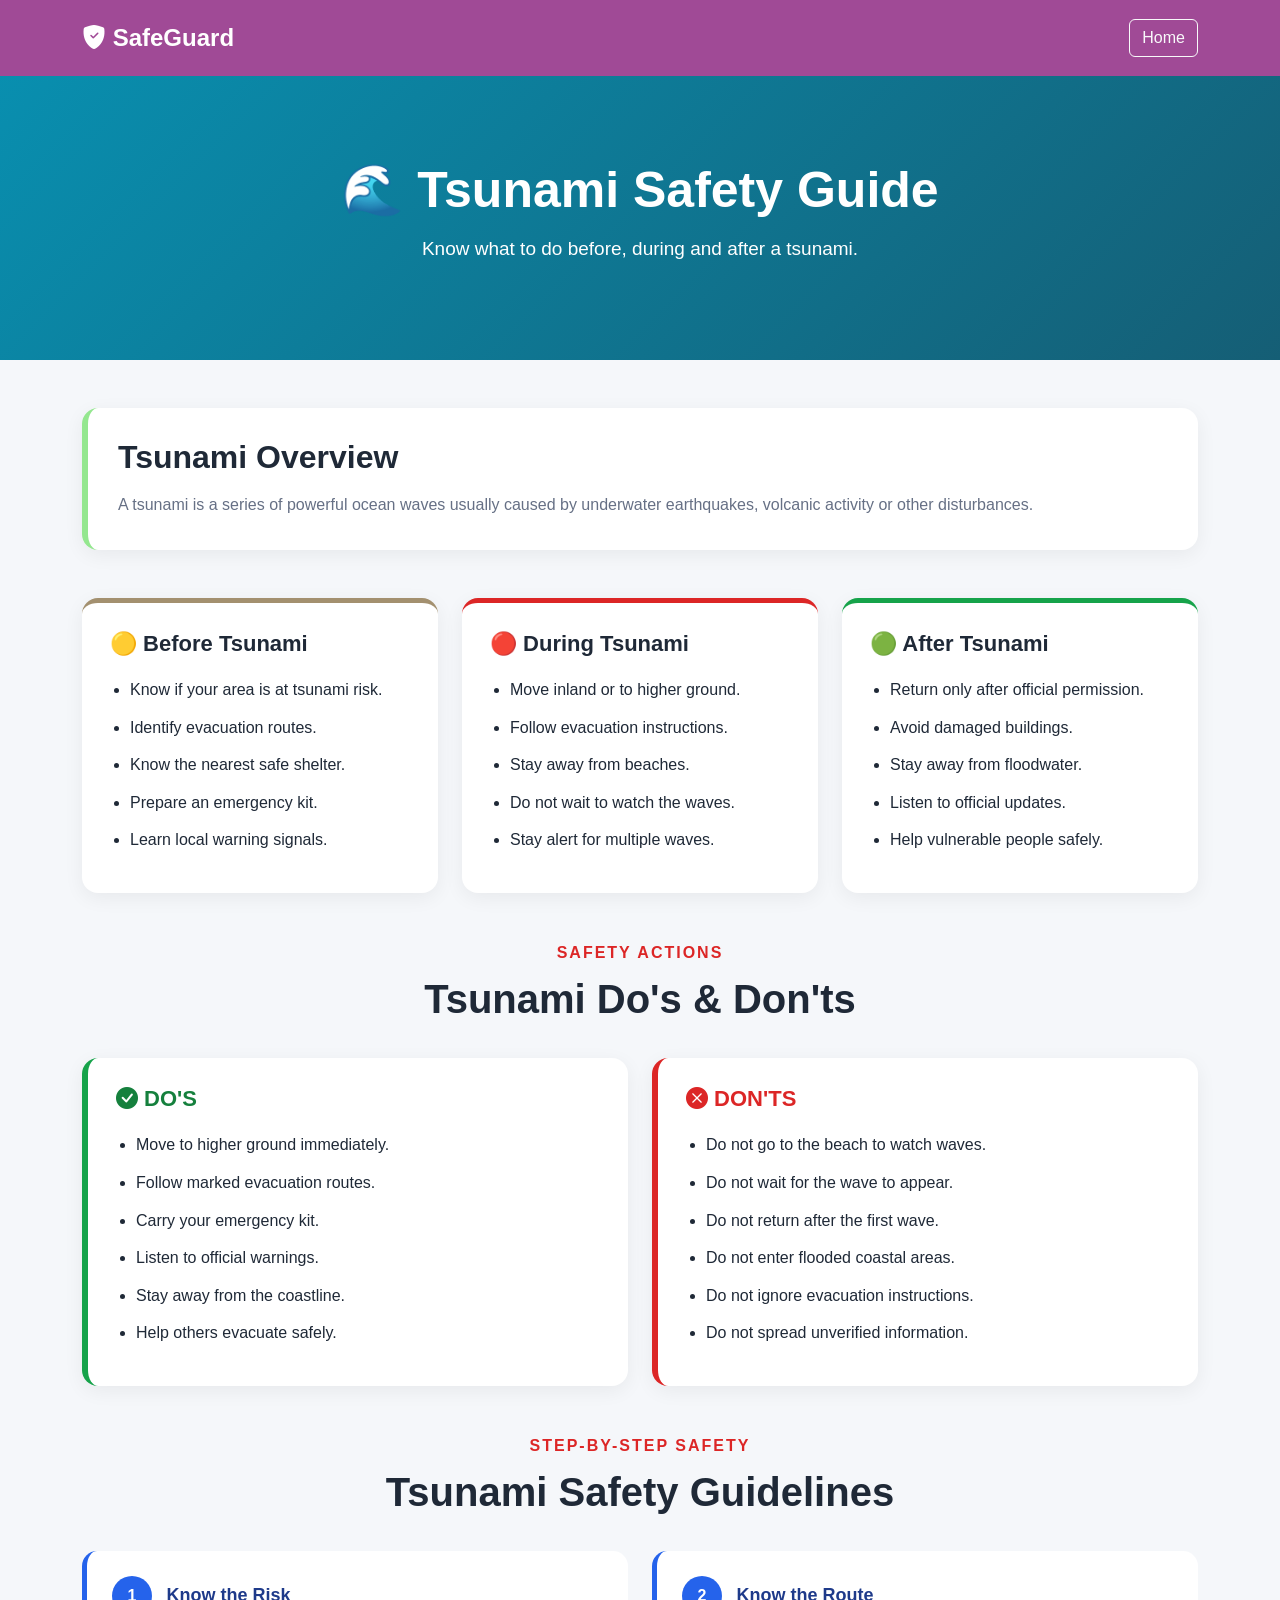
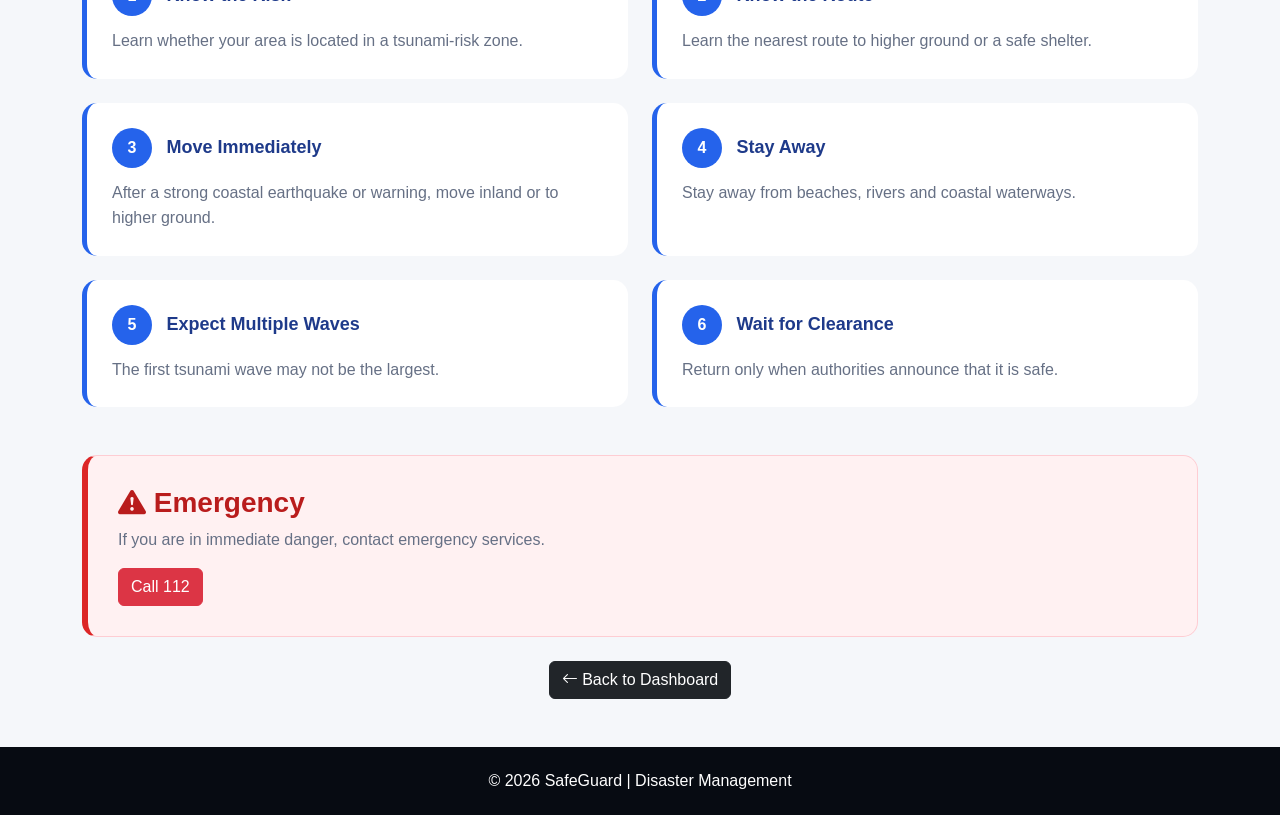
<file: tsunami.html>
<!DOCTYPE html>
<html lang="en">

<head>

<meta charset="UTF-8">

<meta name="viewport" content="width=device-width, initial-scale=1.0">

<title>Tsunami Safety Guide</title>

<link
href="https://cdn.jsdelivr.net/npm/bootstrap@5.3.3/dist/css/bootstrap.min.css"
rel="stylesheet">

<link
href="https://cdn.jsdelivr.net/npm/bootstrap-icons@1.11.3/font/bootstrap-icons.css"
rel="stylesheet">

<link rel="stylesheet" href="style.css">

</head>

<body>

<nav class="navbar navbar-expand-lg navbar-dark fixed-top">

<div class="container">

<a class="navbar-brand fw-bold" href="index.html">
<i class="bi bi-shield-fill-check"></i>
SafeGuard
</a>

<div>

<a href="index.html" class="btn btn-outline-light">
Home
</a>

</div>

</div>

</nav>


<section class="detail-hero tsunami-hero">

<div class="container">

<h1>🌊 Tsunami Safety Guide</h1>

<p>
Know what to do before, during and after a tsunami.
</p>

</div>

</section>


<section class="py-5">

<div class="container">


<div class="info-box mb-5">

<h2>Tsunami Overview</h2>

<p>
A tsunami is a series of powerful ocean waves usually caused
by underwater earthquakes, volcanic activity or other
disturbances.
</p>

</div>


<div class="row g-4 mb-5">


<div class="col-lg-4">

<div class="safety-card before-card">

<h3>🟡 Before Tsunami</h3>

<ul>

<li>Know if your area is at tsunami risk.</li>

<li>Identify evacuation routes.</li>

<li>Know the nearest safe shelter.</li>

<li>Prepare an emergency kit.</li>

<li>Learn local warning signals.</li>

</ul>

</div>

</div>


<div class="col-lg-4">

<div class="safety-card during-card">

<h3>🔴 During Tsunami</h3>

<ul>

<li>Move inland or to higher ground.</li>

<li>Follow evacuation instructions.</li>

<li>Stay away from beaches.</li>

<li>Do not wait to watch the waves.</li>

<li>Stay alert for multiple waves.</li>

</ul>

</div>

</div>


<div class="col-lg-4">

<div class="safety-card after-card">

<h3>🟢 After Tsunami</h3>

<ul>

<li>Return only after official permission.</li>

<li>Avoid damaged buildings.</li>

<li>Stay away from floodwater.</li>

<li>Listen to official updates.</li>

<li>Help vulnerable people safely.</li>

</ul>

</div>

</div>

</div>


<div class="section-heading text-center">

<span>SAFETY ACTIONS</span>

<h2>Tsunami Do's & Don'ts</h2>

</div>


<div class="row g-4 mb-5">


<div class="col-md-6">

<div class="safety-card do-card">

<h3 class="do-title">
<i class="bi bi-check-circle-fill"></i>
DO'S
</h3>

<ul>

<li>Move to higher ground immediately.</li>

<li>Follow marked evacuation routes.</li>

<li>Carry your emergency kit.</li>

<li>Listen to official warnings.</li>

<li>Stay away from the coastline.</li>

<li>Help others evacuate safely.</li>

</ul>

</div>

</div>


<div class="col-md-6">

<div class="safety-card dont-card">

<h3 class="dont-title">
<i class="bi bi-x-circle-fill"></i>
DON'TS
</h3>

<ul>

<li>Do not go to the beach to watch waves.</li>

<li>Do not wait for the wave to appear.</li>

<li>Do not return after the first wave.</li>

<li>Do not enter flooded coastal areas.</li>

<li>Do not ignore evacuation instructions.</li>

<li>Do not spread unverified information.</li>

</ul>

</div>

</div>

</div>


<div class="section-heading text-center">

<span>STEP-BY-STEP SAFETY</span>

<h2>Tsunami Safety Guidelines</h2>

</div>


<div class="row g-4 mb-5">


<div class="col-md-6">

<div class="guideline">

<span class="guideline-number">1</span>

<strong>Know the Risk</strong>

<p>
Learn whether your area is located in a tsunami-risk zone.
</p>

</div>

</div>


<div class="col-md-6">

<div class="guideline">

<span class="guideline-number">2</span>

<strong>Know the Route</strong>

<p>
Learn the nearest route to higher ground or a safe shelter.
</p>

</div>

</div>


<div class="col-md-6">

<div class="guideline">

<span class="guideline-number">3</span>

<strong>Move Immediately</strong>

<p>
After a strong coastal earthquake or warning, move inland
or to higher ground.
</p>

</div>

</div>


<div class="col-md-6">

<div class="guideline">

<span class="guideline-number">4</span>

<strong>Stay Away</strong>

<p>
Stay away from beaches, rivers and coastal waterways.
</p>

</div>

</div>


<div class="col-md-6">

<div class="guideline">

<span class="guideline-number">5</span>

<strong>Expect Multiple Waves</strong>

<p>
The first tsunami wave may not be the largest.
</p>

</div>

</div>


<div class="col-md-6">

<div class="guideline">

<span class="guideline-number">6</span>

<strong>Wait for Clearance</strong>

<p>
Return only when authorities announce that it is safe.
</p>

</div>

</div>

</div>


<div class="emergency-alert">

<h3>
<i class="bi bi-exclamation-triangle-fill"></i>
Emergency
</h3>

<p>
If you are in immediate danger, contact emergency services.
</p>

<a href="tel:112" class="btn btn-danger">
Call 112
</a>

</div>


<div class="text-center mt-4">

<a href="index.html" class="btn btn-dark">
<i class="bi bi-arrow-left"></i>
Back to Dashboard
</a>

</div>

</div>

</section>


<footer>

<p class="text-center mb-0">
© 2026 SafeGuard | Disaster Management
</p>

</footer>

</body>
</html>
</file>
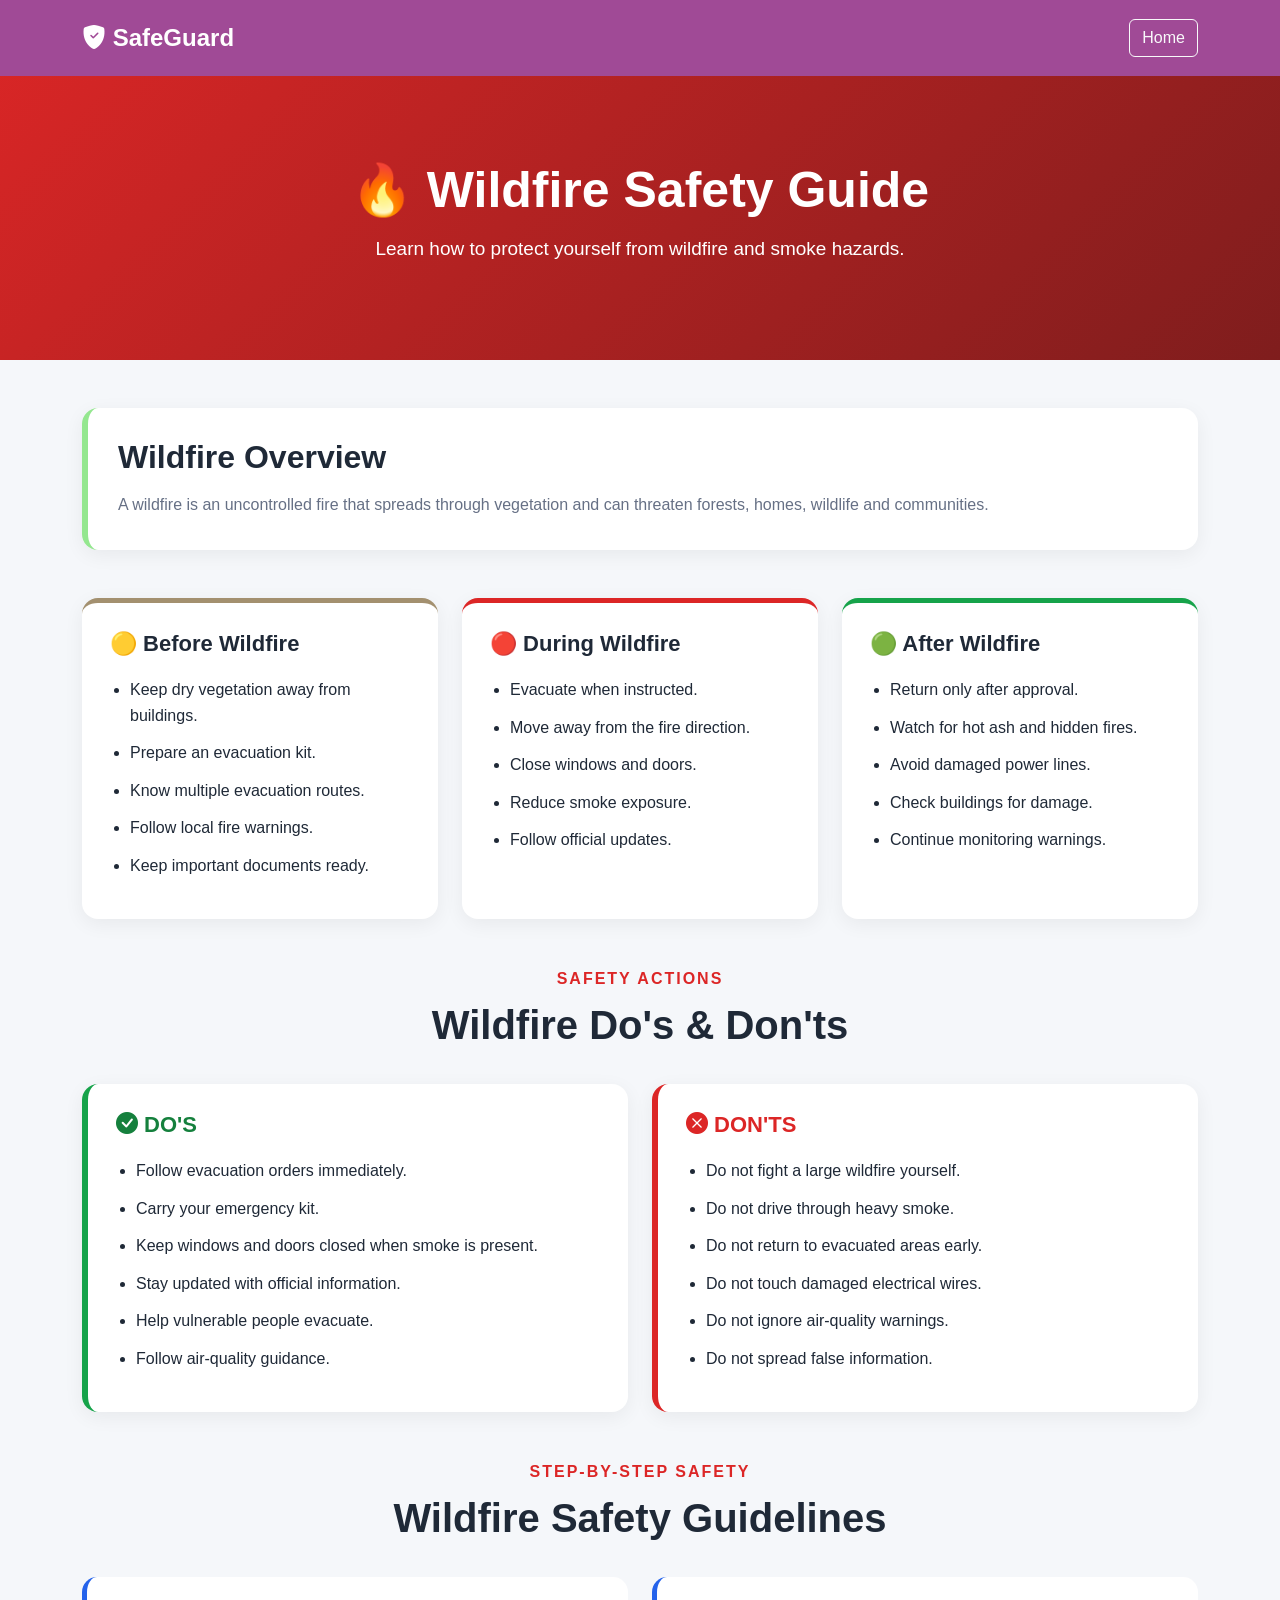
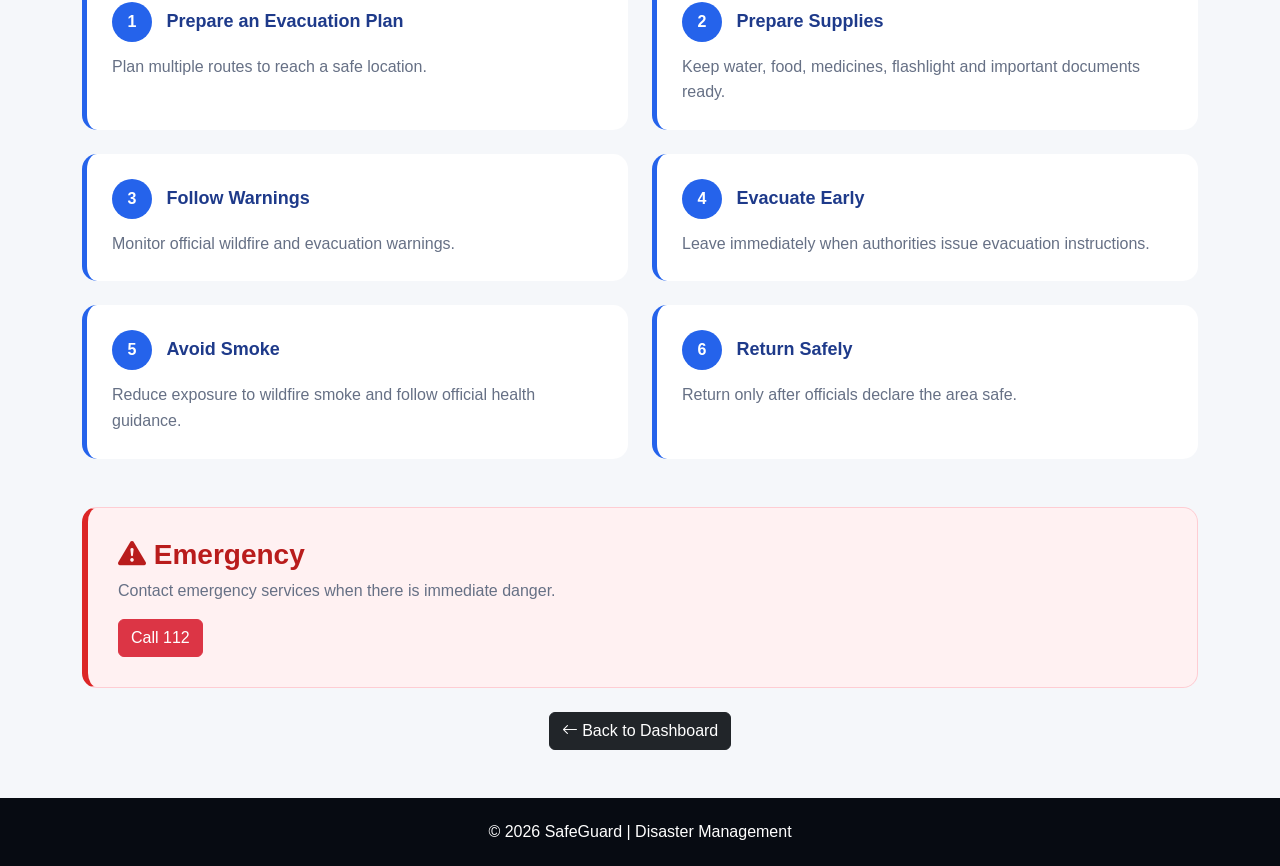
<file: wildfire.html>
<!DOCTYPE html>
<html lang="en">

<head>

<meta charset="UTF-8">

<meta name="viewport" content="width=device-width, initial-scale=1.0">

<title>Wildfire Safety Guide</title>

<link
href="https://cdn.jsdelivr.net/npm/bootstrap@5.3.3/dist/css/bootstrap.min.css"
rel="stylesheet">

<link
href="https://cdn.jsdelivr.net/npm/bootstrap-icons@1.11.3/font/bootstrap-icons.css"
rel="stylesheet">

<link rel="stylesheet" href="style.css">

</head>

<body>

<nav class="navbar navbar-dark fixed-top">

<div class="container">

<a class="navbar-brand fw-bold" href="index.html">
<i class="bi bi-shield-fill-check"></i>
SafeGuard
</a>

<a href="index.html" class="btn btn-outline-light">
Home
</a>

</div>

</nav>


<section class="detail-hero wildfire-hero">

<div class="container">

<h1>🔥 Wildfire Safety Guide</h1>

<p>
Learn how to protect yourself from wildfire and smoke hazards.
</p>

</div>

</section>


<section class="py-5">

<div class="container">


<div class="info-box mb-5">

<h2>Wildfire Overview</h2>

<p>
A wildfire is an uncontrolled fire that spreads through vegetation
and can threaten forests, homes, wildlife and communities.
</p>

</div>


<div class="row g-4 mb-5">


<div class="col-lg-4">

<div class="safety-card before-card">

<h3>🟡 Before Wildfire</h3>

<ul>

<li>Keep dry vegetation away from buildings.</li>

<li>Prepare an evacuation kit.</li>

<li>Know multiple evacuation routes.</li>

<li>Follow local fire warnings.</li>

<li>Keep important documents ready.</li>

</ul>

</div>

</div>


<div class="col-lg-4">

<div class="safety-card during-card">

<h3>🔴 During Wildfire</h3>

<ul>

<li>Evacuate when instructed.</li>

<li>Move away from the fire direction.</li>

<li>Close windows and doors.</li>

<li>Reduce smoke exposure.</li>

<li>Follow official updates.</li>

</ul>

</div>

</div>


<div class="col-lg-4">

<div class="safety-card after-card">

<h3>🟢 After Wildfire</h3>

<ul>

<li>Return only after approval.</li>

<li>Watch for hot ash and hidden fires.</li>

<li>Avoid damaged power lines.</li>

<li>Check buildings for damage.</li>

<li>Continue monitoring warnings.</li>

</ul>

</div>

</div>

</div>


<div class="section-heading text-center">

<span>SAFETY ACTIONS</span>

<h2>Wildfire Do's & Don'ts</h2>

</div>


<div class="row g-4 mb-5">


<div class="col-md-6">

<div class="safety-card do-card">

<h3 class="do-title">

<i class="bi bi-check-circle-fill"></i>
DO'S

</h3>

<ul>

<li>Follow evacuation orders immediately.</li>

<li>Carry your emergency kit.</li>

<li>Keep windows and doors closed when smoke is present.</li>

<li>Stay updated with official information.</li>

<li>Help vulnerable people evacuate.</li>

<li>Follow air-quality guidance.</li>

</ul>

</div>

</div>


<div class="col-md-6">

<div class="safety-card dont-card">

<h3 class="dont-title">

<i class="bi bi-x-circle-fill"></i>
DON'TS

</h3>

<ul>

<li>Do not fight a large wildfire yourself.</li>

<li>Do not drive through heavy smoke.</li>

<li>Do not return to evacuated areas early.</li>

<li>Do not touch damaged electrical wires.</li>

<li>Do not ignore air-quality warnings.</li>

<li>Do not spread false information.</li>

</ul>

</div>

</div>

</div>


<div class="section-heading text-center">

<span>STEP-BY-STEP SAFETY</span>

<h2>Wildfire Safety Guidelines</h2>

</div>


<div class="row g-4 mb-5">


<div class="col-md-6">

<div class="guideline">

<span class="guideline-number">1</span>

<strong>Prepare an Evacuation Plan</strong>

<p>
Plan multiple routes to reach a safe location.
</p>

</div>

</div>


<div class="col-md-6">

<div class="guideline">

<span class="guideline-number">2</span>

<strong>Prepare Supplies</strong>

<p>
Keep water, food, medicines, flashlight and important documents ready.
</p>

</div>

</div>


<div class="col-md-6">

<div class="guideline">

<span class="guideline-number">3</span>

<strong>Follow Warnings</strong>

<p>
Monitor official wildfire and evacuation warnings.
</p>

</div>

</div>


<div class="col-md-6">

<div class="guideline">

<span class="guideline-number">4</span>

<strong>Evacuate Early</strong>

<p>
Leave immediately when authorities issue evacuation instructions.
</p>

</div>

</div>


<div class="col-md-6">

<div class="guideline">

<span class="guideline-number">5</span>

<strong>Avoid Smoke</strong>

<p>
Reduce exposure to wildfire smoke and follow official health guidance.
</p>

</div>

</div>


<div class="col-md-6">

<div class="guideline">

<span class="guideline-number">6</span>

<strong>Return Safely</strong>

<p>
Return only after officials declare the area safe.
</p>

</div>

</div>

</div>


<div class="emergency-alert">

<h3>
<i class="bi bi-exclamation-triangle-fill"></i>
Emergency
</h3>

<p>
Contact emergency services when there is immediate danger.
</p>

<a href="tel:112" class="btn btn-danger">
Call 112
</a>

</div>


<div class="text-center mt-4">

<a href="index.html" class="btn btn-dark">
<i class="bi bi-arrow-left"></i>
Back to Dashboard
</a>

</div>

</div>

</section>


<footer>

<p class="text-center mb-0">
© 2026 SafeGuard | Disaster Management
</p>

</footer>

</body>
</html>
</file>
<file: style.css>
* {
    margin: 0;
    padding: 0;
    box-sizing: border-box;
}

html {
    scroll-behavior: smooth;
}

body {
    font-family: Arial, sans-serif;
    background: #f5f7fa;
    color: #1f2937;
}


/* ================= NAVBAR ================= */

.navbar {
    background: #a04a96;
    padding: 15px 0;
}

.navbar-brand {
    font-size: 24px;
}

.nav-link {
    margin-left: 18px;
}

.nav-link:hover {
    color: #25065a !important;
}


/* ================= HOME HERO ================= */

.hero {
    min-height: 650px;

    padding-top: 120px;

    display: flex;

    align-items: center;

    background:
        linear-gradient(
            135deg,
            #eac0ed,
            #98e6d7
        );

    color: rgb(75, 30, 30);
}

.hero h1 {
    font-size: 55px;

    font-weight: 800;

    line-height: 1.15;

    margin-bottom: 20px;
}

.hero p {
    font-size: 19px;

    line-height: 1.7;

    margin-bottom: 30px;

    max-width: 650px;
}

.hero-icon {
    font-size: 220px;

    opacity: 0.85;
}


/* ================= SECTION ================= */

.section-title {
    margin-bottom: 50px;
}

.section-title span,
.section-heading span {
    color: #dc2626;

    font-weight: bold;

    letter-spacing: 2px;
}

.section-title h2,
.section-heading h2 {
    font-size: 40px;

    font-weight: 700;

    margin-top: 10px;
}

.section-title p,
.section-heading p {
    color: #507cd9;
}


/* ================= DISASTER CARDS ================= */

.disaster-card {
    background: white;

    padding: 30px;

    border-radius: 20px;

    text-align: center;

    height: 100%;

    border: 1px solid #4874ce;

    transition: 0.3s;
}

.disaster-card:hover {
    transform: translateY(-10px);

    box-shadow:
        0 15px 35px rgba(0,0,0,0.12);
}

.disaster-card h4 {
    font-weight: bold;

    margin-bottom: 15px;
}

.disaster-card p {
    color: #091b41;

    min-height: 65px;

    line-height: 1.6;
}


/* ================= ICON ================= */

.icon-box {
    width: 85px;

    height: 85px;

    margin: 0 auto 20px;

    border-radius: 50%;

    display: flex;

    justify-content: center;

    align-items: center;
}

.icon-box i {
    font-size: 42px;
}

.flood-icon {
    background: #dbeafe;

    color: #2563eb;
}

.tsunami-icon {
    background: #cffafe;

    color: #0891b2;
}

.earthquake-icon {
    background: #fef3c7;

    color: #d97706;
}

.cyclone-icon {
    background: #ede9fe;

    color: #7c3aed;
}

.landslide-icon {
    background: #dcfce7;

    color: #16a34a;
}

.wildfire-icon {
    background: #fee2e2;

    color: #dc2626;
}


/* ================= INDIVIDUAL PAGE HERO ================= */

.detail-hero {
    padding: 160px 0 80px;

    color: white;

    text-align: center;
}

.detail-hero h1 {
    font-size: 50px;

    font-weight: 800;

    margin-bottom: 15px;
}

.detail-hero p {
    font-size: 19px;
}


/* Different page headers */

.flood-hero {
    background: linear-gradient(135deg, #2563eb, #1e40af);
}

.tsunami-hero {
    background: linear-gradient(135deg, #0891b2, #155e75);
}

.earthquake-hero {
    background: linear-gradient(135deg, #d97706, #92400e);
}

.cyclone-hero {
    background: linear-gradient(135deg, #7c3aed, #4c1d95);
}

.landslide-hero {
    background: linear-gradient(135deg, #16a34a, #14532d);
}

.wildfire-hero {
    background: linear-gradient(135deg, #dc2626, #7f1d1d);
}


/* ================= INFO BOX ================= */

.info-box {
    background: white;

    padding: 30px;

    border-radius: 16px;

    border-left: 6px solid #94e78f;

    box-shadow:
        0 5px 20px rgba(0,0,0,0.06);
}

.info-box h2 {
    font-weight: bold;

    margin-bottom: 15px;
}

.info-box p {
    line-height: 1.8;

    color: #667085;

    margin-bottom: 0;
}


/* ================= SAFETY CARD ================= */

.safety-card {
    background: white;

    padding: 28px;

    border-radius: 16px;

    height: 100%;

    box-shadow:
        0 5px 20px rgba(0,0,0,0.06);
}

.safety-card h3 {
    font-size: 22px;

    font-weight: bold;

    margin-bottom: 20px;
}

.safety-card ul {
    padding-left: 20px;

    margin-bottom: 0;
}

.safety-card li {
    margin-bottom: 12px;

    line-height: 1.6;
}


/* BEFORE */

.before-card {
    border-top: 5px solid #a3906f;
}


/* DURING */

.during-card {
    border-top: 5px solid #dc2626;
}


/* AFTER */

.after-card {
    border-top: 5px solid #16a34a;
}


/* DO */

.do-card {
    border-left: 6px solid #16a34a;
}

.do-title {
    color: #15803d;
}


/* DON'T */

.dont-card {
    border-left: 6px solid #dc2626;
}

.dont-title {
    color: #dc2626;
}


/* ================= SECTION HEADING ================= */

.section-heading {
    margin-bottom: 35px;

    margin-top: 30px;
}

.section-heading h2 {
    margin-bottom: 10px;
}


/* ================= GUIDELINES ================= */

.guideline {
    background: white;

    padding: 25px;

    border-radius: 15px;

    height: 100%;

    border-left: 5px solid #2563eb;

    transition: 0.3s;
}

.guideline:hover {
    transform: translateY(-5px);

    box-shadow:
        0 8px 25px rgba(0,0,0,0.08);
}

.guideline-number {
    width: 40px;

    height: 40px;

    display: inline-flex;

    justify-content: center;

    align-items: center;

    background: #2563eb;

    color: white;

    border-radius: 50%;

    font-weight: bold;

    margin-right: 10px;
}

.guideline strong {
    color: #1e3a8a;

    font-size: 18px;
}

.guideline p {
    color: #667085;

    line-height: 1.6;

    margin-top: 12px;

    margin-bottom: 0;
}


/* ================= EMERGENCY ================= */

.emergency-alert {
    background: #fff1f2;

    border: 1px solid #fecdd3;

    border-left: 6px solid #dc2626;

    padding: 30px;

    border-radius: 15px;
}

.emergency-alert h3 {
    color: #b91c1c;

    font-weight: bold;
}

.emergency-alert p {
    color: #667085;
}


/* ================= EMERGENCY SECTION ================= */

.emergency-section {
    background: #101828;

    color: white;
}

.emergency-section .section-title span {
    color: #fbbf24;
}

.emergency-section .section-title p {
    color: #d1d5db;
}

.emergency-card {
    background: white;

    color: #222;

    padding: 28px;

    border-radius: 16px;

    text-align: center;

    transition: 0.3s;
}

.emergency-card:hover {
    transform: translateY(-5px);
}

.emergency-card i {
    font-size: 38px;

    color: #dc2626;
}

.emergency-card h5 {
    margin-top: 15px;

    font-weight: bold;
}

.emergency-card a {
    font-size: 25px;

    font-weight: bold;

    color: #dc2626;

    text-decoration: none;
}


/* ================= FOOTER ================= */

footer {
    background: #070b12;

    color: white;

    padding: 22px;
}


/* ================= MOBILE ================= */

@media (max-width: 768px) {

    .hero {
        min-height: 650px;

        text-align: center;
    }

    .hero h1 {
        font-size: 38px;
    }

    .hero p {
        font-size: 17px;
    }

    .hero-icon {
        font-size: 130px;

        margin-top: 40px;
    }

    .section-title h2,
    .section-heading h2 {
        font-size: 32px;
    }

    .detail-hero h1 {
        font-size: 35px;
    }

    .detail-hero {
        padding: 140px 20px 70px;
    }

    .info-box,
    .safety-card,
    .guideline {
        padding: 22px;
    }
}
</file>
